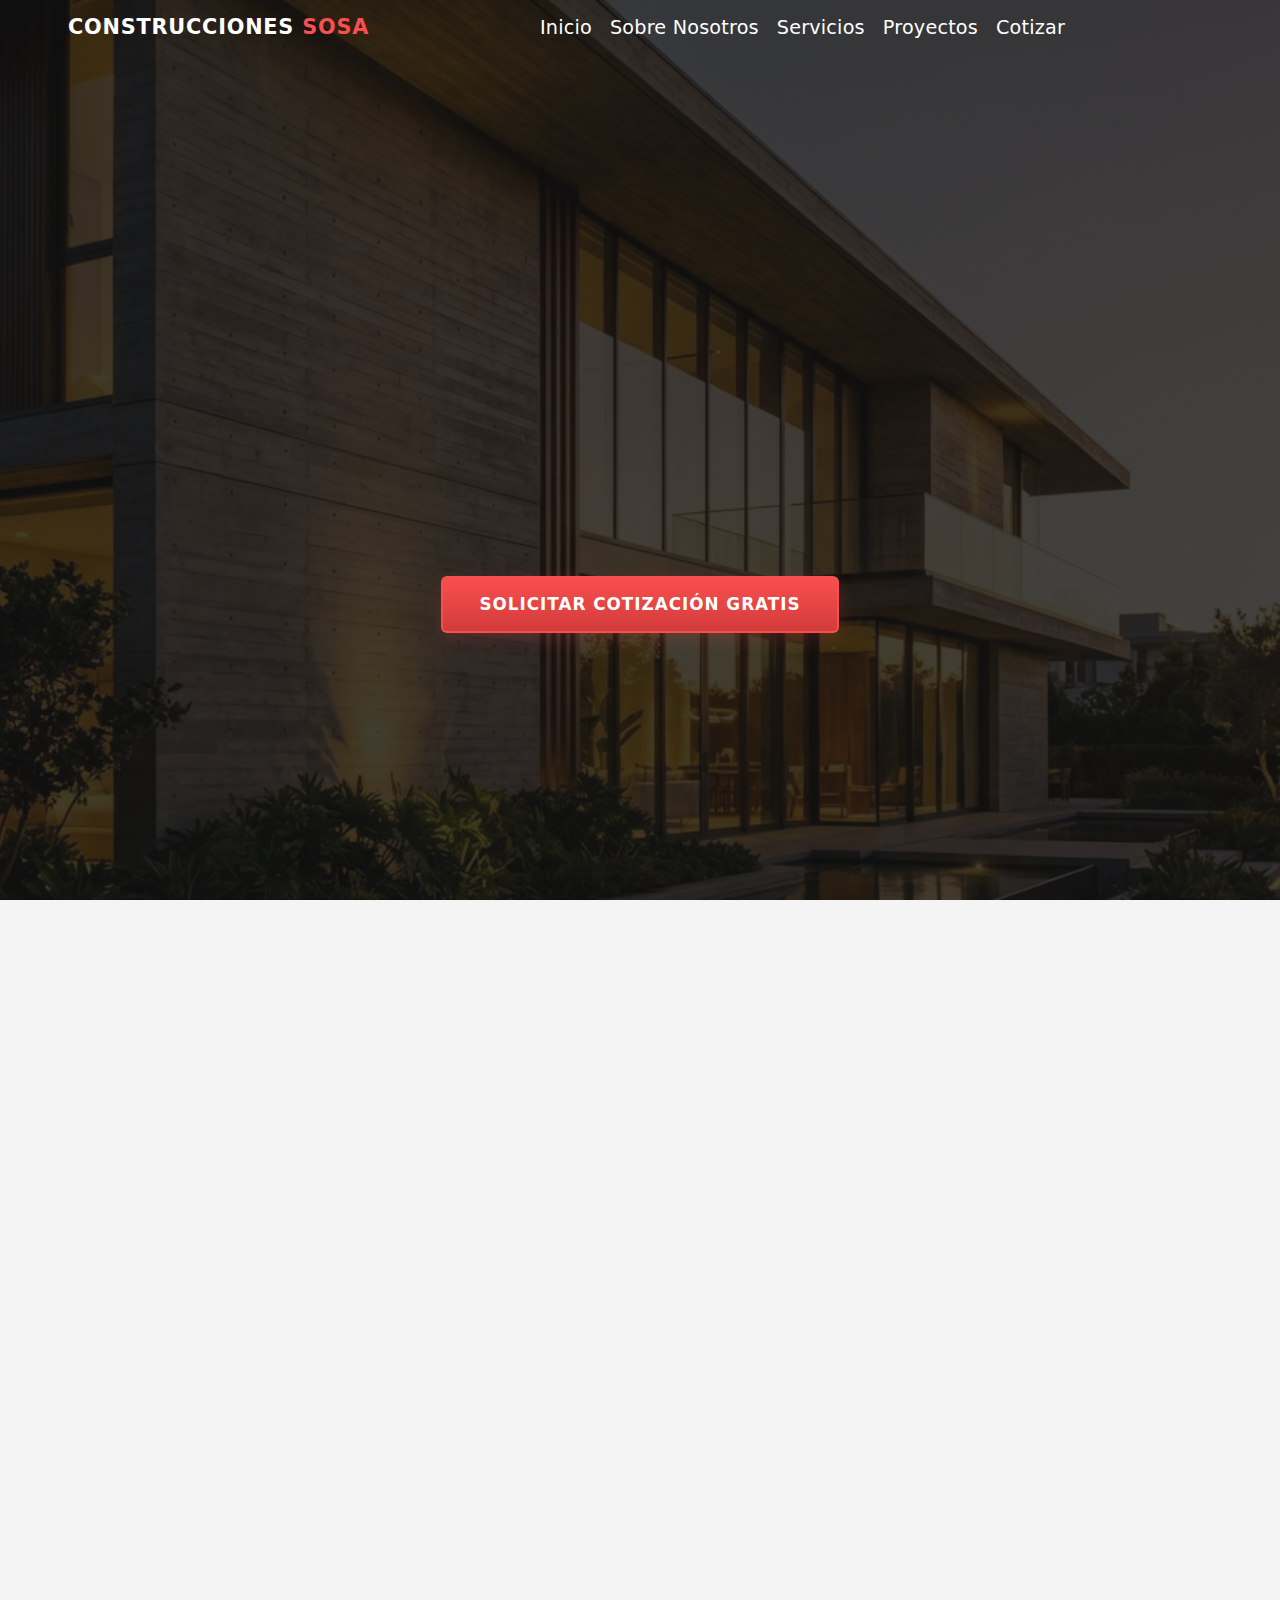
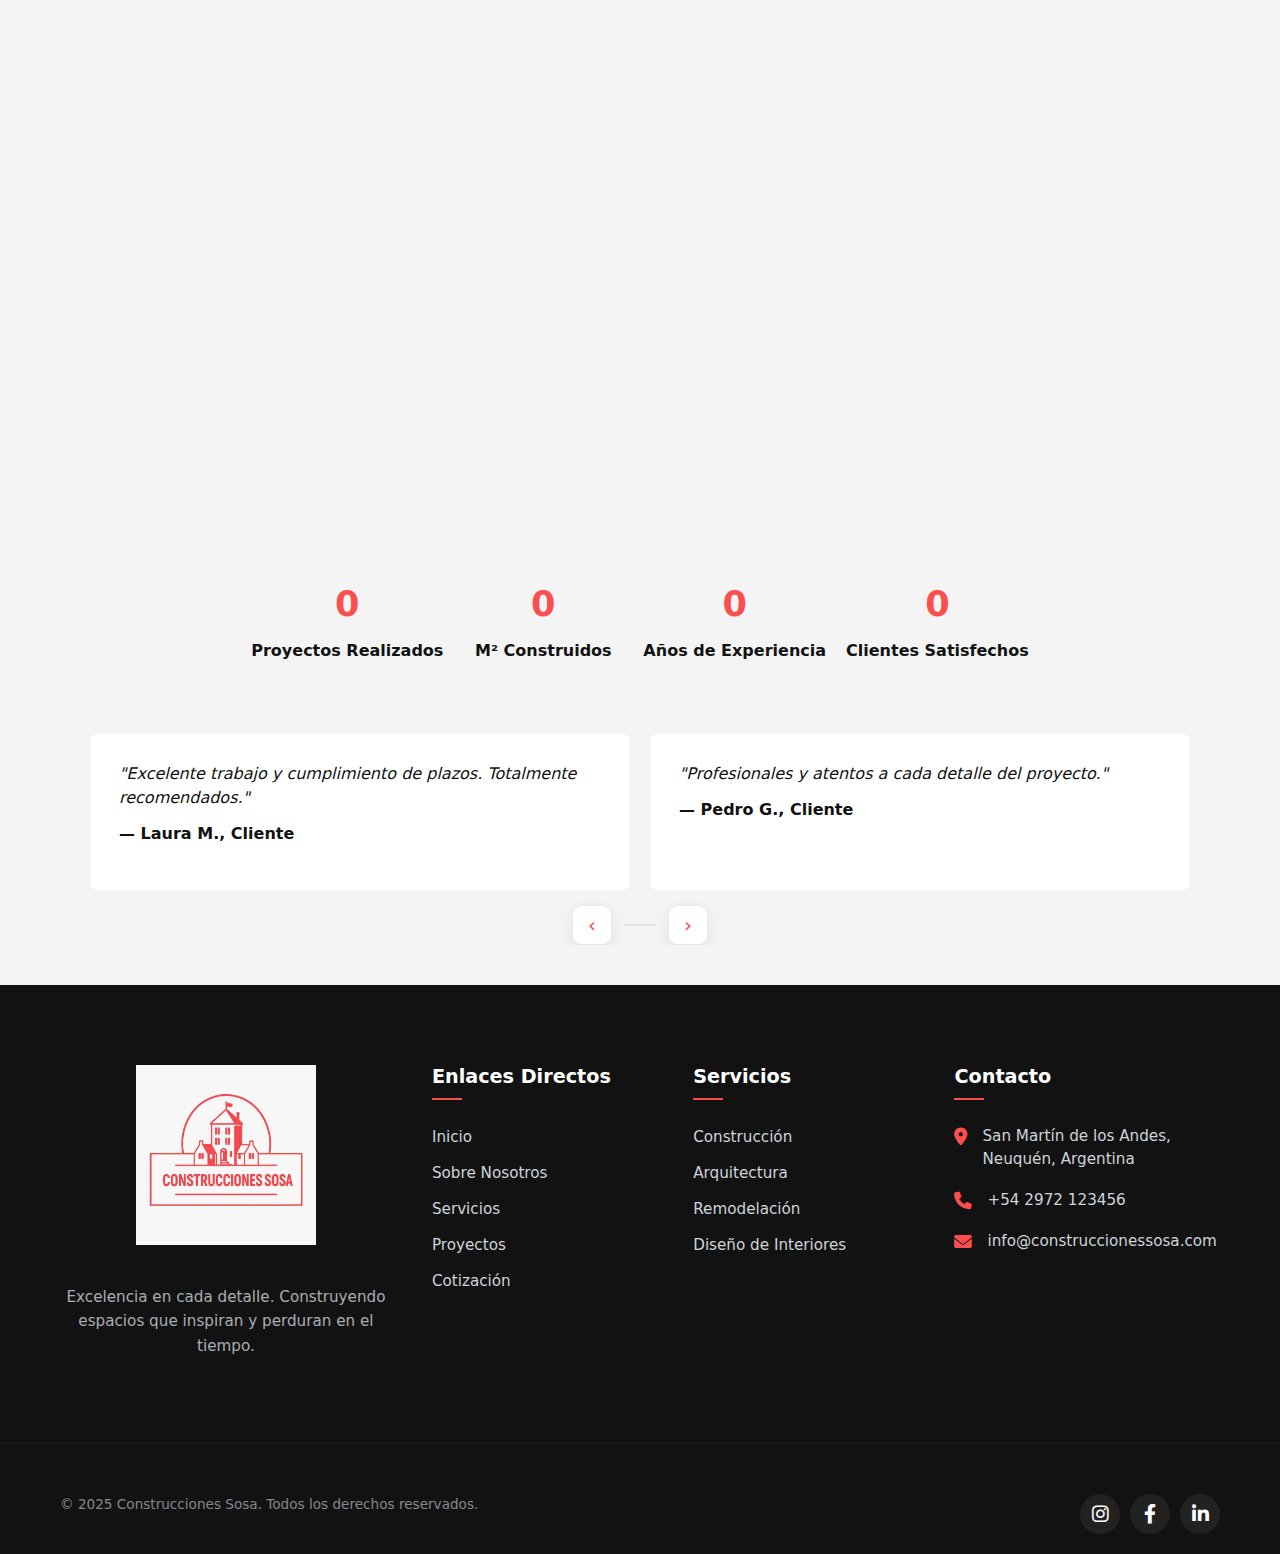
<file: index.html>
<!DOCTYPE html>
<html lang="es">
<head>
    <meta charset="UTF-8">
    <meta name="viewport" content="width=device-width, initial-scale=1.0">
    <meta name="description"
        content="Construcciones Sosa - Excelencia en construcción, arquitectura y diseño de interiores.">
    <title>Construcciones Sosa | Premium Construction</title>
    <link rel="stylesheet" href="https://cdn.jsdelivr.net/npm/bootstrap@5.3.2/dist/css/bootstrap.min.css">
    <link rel="stylesheet" href="css/style.css">
    <link rel="stylesheet" href="https://cdnjs.cloudflare.com/ajax/libs/font-awesome/6.0.0/css/all.min.css">
</head>
<body>
        <!-- Header / Navbar -->
        <header class="site-header">
            <nav class="navbar navbar-expand-lg navbar-dark">
                <div class="container">
                    <a class="navbar-brand" href="#home">
                        <span class="brand-text">CONSTRUCCIONES <span class="brand-sosa">SOSA</span></span>
                    </a>
                    <button class="navbar-toggler" type="button" data-bs-toggle="collapse" data-bs-target="#mainNav" aria-controls="mainNav" aria-expanded="false" aria-label="Abrir navegación">
                        <span class="navbar-toggler-icon"></span>
                    </button>

                    <div class="collapse navbar-collapse" id="mainNav">
                        <ul class="navbar-nav ms-auto mb-2 mb-lg-0 align-items-lg-center">
                            <li class="nav-item"><a class="nav-link" href="#home">Inicio</a></li>
                            <li class="nav-item"><a class="nav-link" href="pages/about.html">Sobre Nosotros</a></li>
                            <li class="nav-item"><a class="nav-link" href="#services">Servicios</a></li>
                            <li class="nav-item"><a class="nav-link" href="pages/all-projects.html">Proyectos</a></li>
                            <li class="nav-item"><a class="nav-link" href="pages/contact.html">Cotizar</a></li>
                        </ul>
                    </div>
                </div>
            </nav>
        </header>
    <main class="page-content">
        <!-- Hero Section -->
        <section id="home" class="hero">
            <div class="container">
                <div class="row justify-content-center">
                    <div class="col-md-8 text-center">
                        <h1>Construyendo Su Futuro</h1>
                        <p>Excelencia arquitectónica y precisión constructiva para espacios que inspiran.</p>
                        <a href="pages/contact.html" class="btn btn-lg btn-quote">Solicitar Cotización Gratis</a>
                    </div>
                </div>
            </div>
        </section>

        <!-- Counters / Stats (moved below projects) -->
        <!-- Services Section -->
        <section id="services" class="section">
            <h2 class="section-title reveal">Nuestros Servicios</h2>
            <div class="container">
                <div class="services-grid">
                    <div class="service-card reveal">
                        <h3>Construcción</h3>
                        <p>Ejecución de obras residenciales y comerciales con los más altos estándares de calidad y seguridad.</p>
                    </div>
                    <div class="service-card reveal">
                        <h3>Arquitectura</h3>
                        <p>Diseño arquitectónico innovador que fusiona funcionalidad y estética moderna.</p>
                    </div>
                    <div class="service-card reveal">
                        <h3>Remodelación</h3>
                        <p>Transformación de interiores para crear ambientes lujosos, confortables y únicos.</p>
                    </div>
                </div>
            </div>
        </section>
        <!-- Projects Section -->
        <section id="projects" class="section projects">
            <h2 class="section-title reveal">Proyectos Destacados</h2>
            <div class="projects-carousel-container reveal">
                <div class="container">
                    <div class="projects-carousel-inner position-relative">
                        <button class="carousel-btn prev" type="button" aria-label="Anterior proyecto"><i class="fas fa-chevron-left"></i></button>
                        <div class="carousel-track-container">
                            <div class="carousel-track">
                                <a class="carousel-slide project-card" href="pages/project-aurum.html" aria-label="Abrir Casa Aurum">
                                    <img src="assets/images/project1.png" alt="Residencia Moderna">
                                    <div class="project-overlay">
                                        <h3>Casa Aurum</h3>
                                        <p>Residencia de Lujo</p>
                                    </div>
                                </a>
                                <a class="carousel-slide project-card" href="pages/project-zenith.html" aria-label="Abrir Torre Zenith">
                                    <img src="assets/images/project2.png" alt="Edificio Corporativo">
                                    <div class="project-overlay">
                                        <h3>Torre Zenith</h3>
                                        <p>Complejo de Oficinas</p>
                                    </div>
                                </a>
                                <a class="carousel-slide project-card" href="pages/project-loft.html" aria-label="Abrir Loft Central">
                                    <img src="assets/images/project3.png" alt="Interiorismo">
                                    <div class="project-overlay">
                                        <h3>Loft Central</h3>
                                        <p>Renovación Interior</p>
                                    </div>
                                </a>
                                <a class="carousel-slide project-card" href="pages/project-aurum.html" aria-label="Abrir Casa Aurum II">
                                    <img src="assets/images/project1.png" alt="Casa Aurum 2">
                                    <div class="project-overlay">
                                        <h3>Casa Aurum II</h3>
                                        <p>Segunda Etapa</p>
                                    </div>
                                </a>
                            </div>
                        </div>
                        <button class="carousel-btn next" type="button" aria-label="Siguiente proyecto"><i class="fas fa-chevron-right"></i></button>
                    </div>
                </div>
            </div>
            <!-- Accessible dots + live region for carousel -->
                        <div class="projects-dots" aria-label="Indicadores de proyectos" role="tablist"></div>
            <div class="carousel-status visually-hidden" aria-live="polite" aria-atomic="true"></div>

            <div class="center-btn-container reveal">
                <a href="pages/all-projects.html" class="btn btn-lg btn-quote">Ver Todos los Proyectos</a>
            </div>
        </section>

        <section id="counters" class="counters section" aria-label="Estadísticas de la empresa">
            <div class="container">
                <div class="counter" aria-hidden="false">
                    <div class="number" data-target="128">0</div>
                    <div class="label">Proyectos Realizados</div>
                </div>
                <div class="counter">
                    <div class="number" data-target="12500">0</div>
                    <div class="label">M² Construidos</div>
                </div>
                <div class="counter">
                    <div class="number" data-target="18">0</div>
                    <div class="label">Años de Experiencia</div>
                </div>
                <div class="counter">
                    <div class="number" data-target="320">0</div>
                    <div class="label">Clientes Satisfechos</div>
                </div>
            </div>
        </section>

        <!-- Testimonials -->
        <section class="testimonials section" aria-label="Comentarios de clientes">
            <div class="container">
                <div class="testimonial-carousel">
                <div class="testimonial-track">
                    <div class="testimonial-slide" tabindex="0">
                        <p class="testimonial-quote">"Excelente trabajo y cumplimiento de plazos. Totalmente recomendados."</p>
                        <p class="testimonial-author">— Laura M., Cliente</p>
                    </div>
                    <div class="testimonial-slide" tabindex="0">
                        <p class="testimonial-quote">"Profesionales y atentos a cada detalle del proyecto."</p>
                        <p class="testimonial-author">— Pedro G., Cliente</p>
                    </div>
                    <div class="testimonial-slide" tabindex="0">
                        <p class="testimonial-quote">"La comunicación fue impecable y el resultado superó expectativas."</p>
                        <p class="testimonial-author">— Ana R., Cliente</p>
                    </div>
                </div>
                <div class="testimonial-controls">
                    <button class="testimonial-prev" type="button" aria-label="Anterior testimonio">‹</button>
                    <span class="testimonial-sep" aria-hidden="true"></span>
                    <button class="testimonial-next" type="button" aria-label="Siguiente testimonio">›</button>
                </div>
                <div class="testimonial-dots" aria-hidden="true"></div>
            </div>
        </section>
    </main>

    <footer class="site-footer">
        <div class="container">
            <!-- Brand Column -->
            <div class="footer-column footer-brand">
                <a class="footer-logo-link" href="#home" style="margin-bottom: 20px; display: block;">
                    <img src="assets/images/Logo.jpeg" alt="Construcciones Sosa Logo" class="footer-logo">
                </a>
                <p class="footer-slogan">Excelencia en cada detalle. Construyendo espacios que inspiran y perduran en el tiempo.</p>
            </div>

            <!-- Links Column -->
            <div class="footer-column">
                <h3>Enlaces Directos</h3>
                <ul class="footer-links-list">
                    <li><a href="#home">Inicio</a></li>
                    <li><a href="pages/about.html">Sobre Nosotros</a></li>
                    <li><a href="#services">Servicios</a></li>
                    <li><a href="#projects">Proyectos</a></li>
                    <li><a href="pages/contact.html">Cotización</a></li>
                </ul>
            </div>

            <!-- Services Column -->
            <div class="footer-column">
                <h3>Servicios</h3>
                <ul class="footer-links-list">
                    <li><a href="#services">Construcción</a></li>
                    <li><a href="#services">Arquitectura</a></li>
                    <li><a href="#services">Remodelación</a></li>
                    <li><a href="#services">Diseño de Interiores</a></li>
                </ul>
            </div>

            <!-- Contact Column -->
            <div class="footer-column">
                <h3>Contacto</h3>
                <ul class="footer-contact-info">
                    <li>
                        <i class="fas fa-map-marker-alt"></i>
                        <span>San Martín de los Andes, <br>Neuquén, Argentina</span>
                    </li>
                    <li>
                        <i class="fas fa-phone"></i>
                        <span>+54 2972 123456</span>
                    </li>
                    <li>
                        <i class="fas fa-envelope"></i>
                        <span>info@construccionessosa.com</span>
                    </li>
                </ul>
            </div>
        </div>
        <div class="footer-bottom">
            <div class="container">
                <p>&copy; 2025 Construcciones Sosa. Todos los derechos reservados.</p>
                <div class="social-links">
                    <a href="#" class="social-link" aria-label="Instagram"><i class="fab fa-instagram"></i></a>
                    <a href="#" class="social-link" aria-label="Facebook"><i class="fab fa-facebook-f"></i></a>
                    <a href="#" class="social-link" aria-label="LinkedIn"><i class="fab fa-linkedin-in"></i></a>
                </div>
            </div>
        </div>
    </footer>
    <script src="https://cdn.jsdelivr.net/npm/bootstrap@5.3.2/dist/js/bootstrap.bundle.min.js"></script>
    <script src="js/main.js"></script>
</body>
</html>
</file>
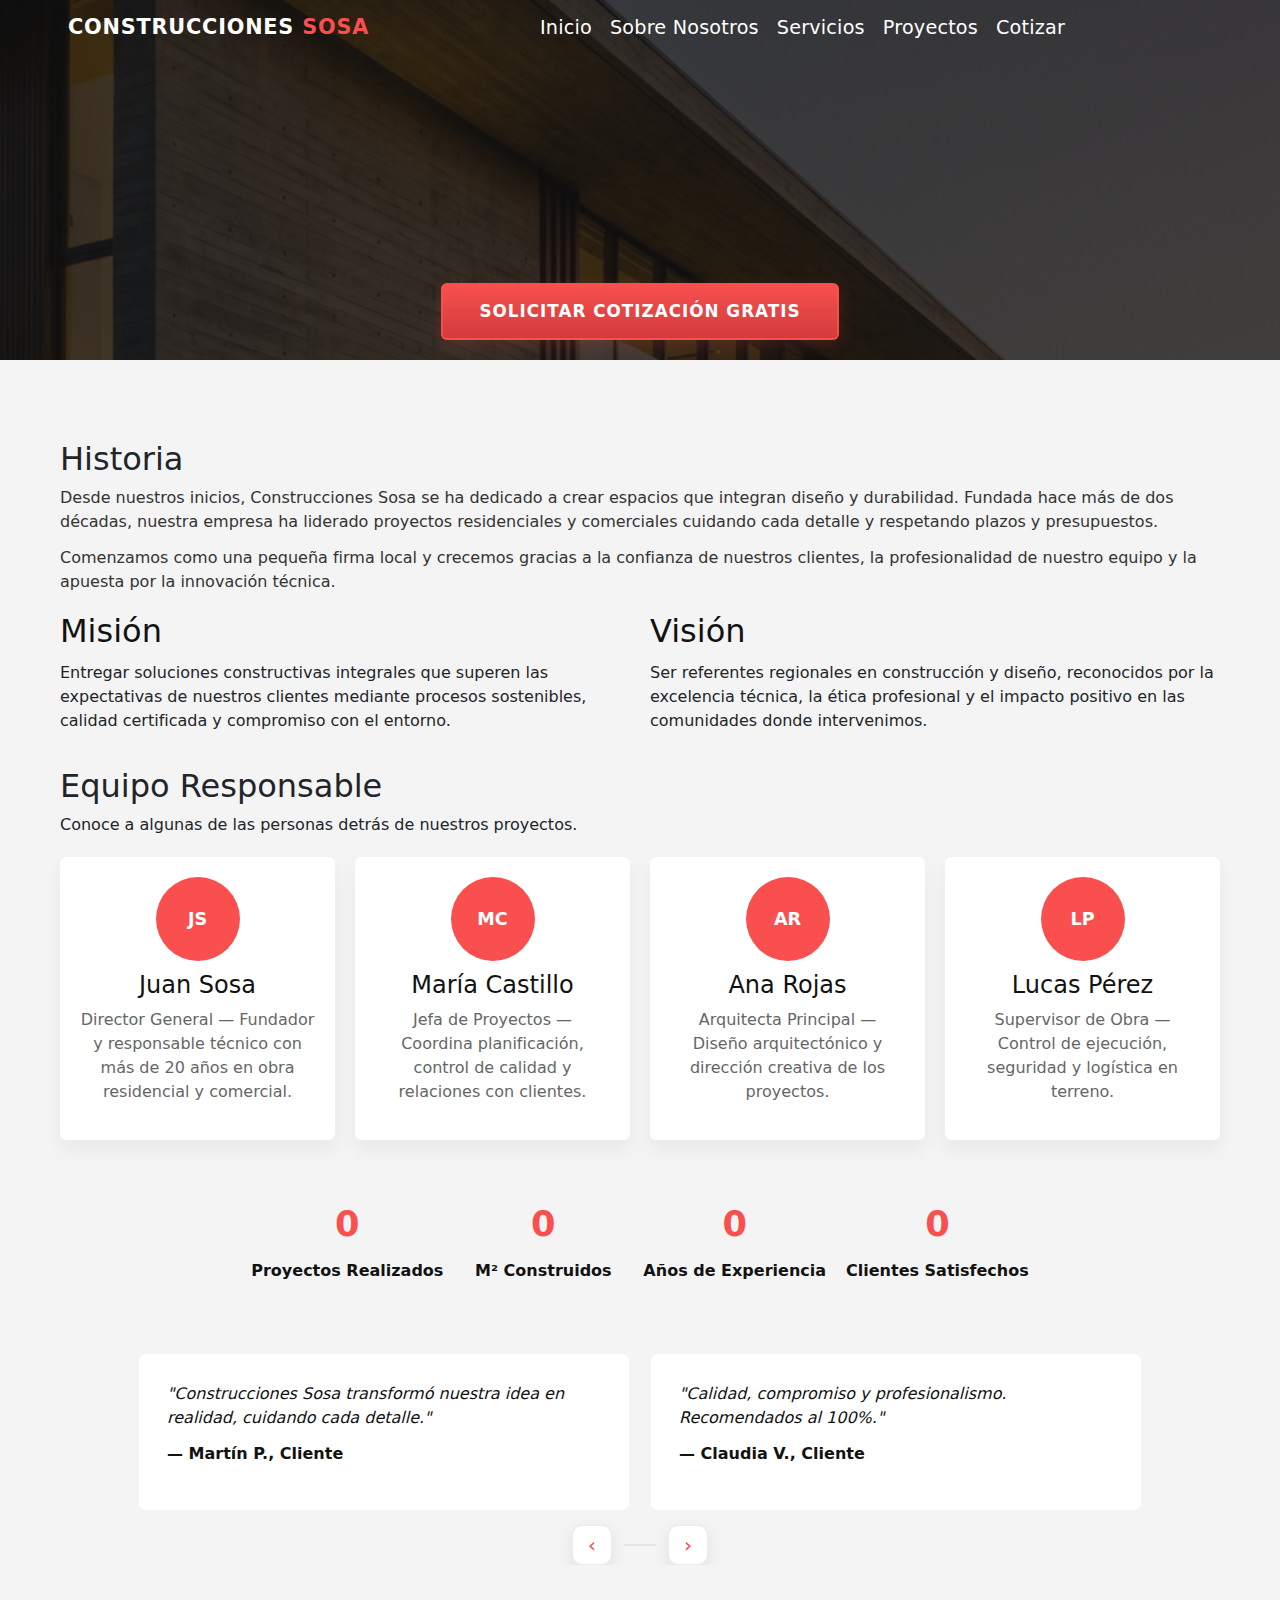
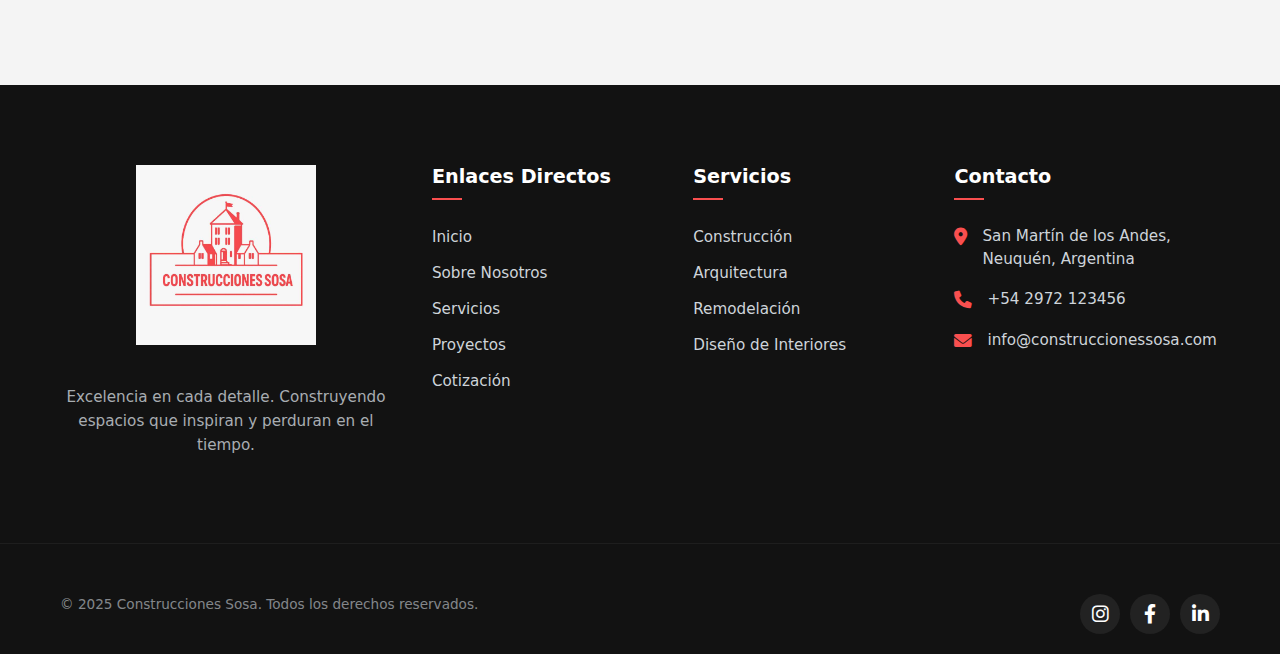
<file: pages/about.html>
<!DOCTYPE html>
<html lang="es">
<head>
    <meta charset="UTF-8">
    <meta name="viewport" content="width=device-width, initial-scale=1.0">
    <meta name="description" content="Sobre Nosotros - Historia, Misión y Equipo de Construcciones Sosa.">
    <title>Sobre Nosotros | Construcciones Sosa</title>
    <link rel="stylesheet" href="https://cdn.jsdelivr.net/npm/bootstrap@5.3.2/dist/css/bootstrap.min.css">
    <link rel="stylesheet" href="../css/style.css">
    <link rel="stylesheet" href="https://cdnjs.cloudflare.com/ajax/libs/font-awesome/6.0.0/css/all.min.css">
</head>
<body>
        <!-- Header / Navbar -->
        <header class="site-header">
            <nav class="navbar navbar-expand-lg navbar-dark">
                <div class="container">
                    <a class="navbar-brand" href="../index.html#home">
                        <span class="brand-text">CONSTRUCCIONES <span class="brand-sosa">SOSA</span></span>
                    </a>
                    <button class="navbar-toggler" type="button" data-bs-toggle="collapse" data-bs-target="#mainNav" aria-controls="mainNav" aria-expanded="false" aria-label="Abrir navegación">
                        <span class="navbar-toggler-icon"></span>
                    </button>

                    <div class="collapse navbar-collapse" id="mainNav">
                        <ul class="navbar-nav ms-auto mb-2 mb-lg-0 align-items-lg-center">
                            <li class="nav-item"><a class="nav-link" href="../index.html#home">Inicio</a></li>
                            <li class="nav-item"><a class="nav-link" href="about.html">Sobre Nosotros</a></li>
                            <li class="nav-item"><a class="nav-link" href="../index.html#services">Servicios</a></li>
                            <li class="nav-item"><a class="nav-link" href="all-projects.html">Proyectos</a></li>
                            <li class="nav-item"><a class="nav-link" href="contact.html">Cotizar</a></li>
                        </ul>
                    </div>
                </div>
            </nav>
        </header>

    <section class="hero" style="height:40vh; padding-top:60px;">
        <h1>Sobre Nosotros</h1>
        <p>Conoce la historia, misión y visión de Construcciones Sosa.</p>
        <a href="contact.html" class="btn btn-lg btn-quote mt-3">Solicitar Cotización Gratis</a>
    </section>

    <!-- Counters / Stats (moved below team, above testimonials) -->

    <main class="section content-section">
        <div class="container">
            <section class="about-history">
                <h2>Historia</h2>
                <p>Desde nuestros inicios, Construcciones Sosa se ha dedicado a crear espacios que integran diseño y durabilidad. Fundada hace más de dos décadas, nuestra empresa ha liderado proyectos residenciales y comerciales cuidando cada detalle y respetando plazos y presupuestos.</p>
                <p>Comenzamos como una pequeña firma local y crecemos gracias a la confianza de nuestros clientes, la profesionalidad de nuestro equipo y la apuesta por la innovación técnica.</p>
            </section>

            <section class="about-mv">
                <div>
                    <h2>Misión</h2>
                    <p>Entregar soluciones constructivas integrales que superen las expectativas de nuestros clientes mediante procesos sostenibles, calidad certificada y compromiso con el entorno.</p>
                </div>
                <div>
                    <h2>Visión</h2>
                    <p>Ser referentes regionales en construcción y diseño, reconocidos por la excelencia técnica, la ética profesional y el impacto positivo en las comunidades donde intervenimos.</p>
                </div>
            </section>

            <section class="about-team">
                <h2>Equipo Responsable</h2>
                <p>Conoce a algunas de las personas detrás de nuestros proyectos.</p>
                <div class="team-grid">
                    <div class="team-member">
                        <div class="team-avatar">JS</div>
                        <h4>Juan Sosa</h4>
                        <p>Director General — Fundador y responsable técnico con más de 20 años en obra residencial y comercial.</p>
                    </div>
                    <div class="team-member">
                        <div class="team-avatar">MC</div>
                        <h4>María Castillo</h4>
                        <p>Jefa de Proyectos — Coordina planificación, control de calidad y relaciones con clientes.</p>
                    </div>
                    <div class="team-member">
                        <div class="team-avatar">AR</div>
                        <h4>Ana Rojas</h4>
                        <p>Arquitecta Principal — Diseño arquitectónico y dirección creativa de los proyectos.</p>
                    </div>
                    <div class="team-member">
                        <div class="team-avatar">LP</div>
                        <h4>Lucas Pérez</h4>
                        <p>Supervisor de Obra — Control de ejecución, seguridad y logística en terreno.</p>
                    </div>
                </div>
            </section>

            <!-- Counters / Stats -->
            <section id="about-counters" class="about-counters-section counters" aria-label="Estadísticas de la empresa">
                <div class="container">
                    <div class="counter">
                        <div class="number" data-target="128">0</div>
                        <div class="label">Proyectos Realizados</div>
                    </div>
                    <div class="counter">
                        <div class="number" data-target="12500">0</div>
                        <div class="label">M² Construidos</div>
                    </div>
                    <div class="counter">
                        <div class="number" data-target="18">0</div>
                        <div class="label">Años de Experiencia</div>
                    </div>
                    <div class="counter">
                        <div class="number" data-target="320">0</div>
                        <div class="label">Clientes Satisfechos</div>
                    </div>
                </div>
            </section>

            <!-- Testimonials -->
            <section id="about-testimonials" class="about-testimonials-section testimonials" aria-label="Comentarios de clientes">
                <div class="container">
                    <div class="testimonial-carousel">
                        <div class="testimonial-track">
                            <div class="testimonial-slide">
                                <p class="testimonial-quote">"Construcciones Sosa transformó nuestra idea en realidad, cuidando cada detalle."</p>
                                <p class="testimonial-author">— Martín P., Cliente</p>
                            </div>
                            <div class="testimonial-slide">
                                <p class="testimonial-quote">"Calidad, compromiso y profesionalismo. Recomendados al 100%."</p>
                                <p class="testimonial-author">— Claudia V., Cliente</p>
                            </div>
                        </div>
                        <div class="testimonial-controls">
                            <button class="testimonial-prev" type="button" aria-label="Anterior testimonio">‹</button>
                            <span class="testimonial-sep" aria-hidden="true"></span>
                            <button class="testimonial-next" type="button" aria-label="Siguiente testimonio">›</button>
                        </div>
                        <div class="testimonial-dots" aria-hidden="false"></div>
                    </div>
                </div>
            </section>

        </div>
    </main>


    <footer class="site-footer">
        <div class="container">
            <!-- Brand Column -->
            <div class="footer-column footer-brand">
                <a class="footer-logo-link" href="../index.html#home" style="margin-bottom: 20px; display: block;">
                    <img src="../assets/images/Logo.jpeg" alt="Construcciones Sosa Logo" class="footer-logo">
                </a>
                <p class="footer-slogan">Excelencia en cada detalle. Construyendo espacios que inspiran y perduran en el tiempo.</p>
            </div>

            <!-- Links Column -->
            <div class="footer-column">
                <h3>Enlaces Directos</h3>
                <ul class="footer-links-list">
                    <li><a href="../index.html#home">Inicio</a></li>
                    <li><a href="about.html">Sobre Nosotros</a></li>
                    <li><a href="../index.html#services">Servicios</a></li>
                    <li><a href="../index.html#projects">Proyectos</a></li>
                    <li><a href="contact.html">Cotización</a></li>
                </ul>
            </div>

            <!-- Services Column -->
            <div class="footer-column">
                <h3>Servicios</h3>
                <ul class="footer-links-list">
                    <li><a href="../index.html#services">Construcción</a></li>
                    <li><a href="../index.html#services">Arquitectura</a></li>
                    <li><a href="../index.html#services">Remodelación</a></li>
                    <li><a href="../index.html#services">Diseño de Interiores</a></li>
                </ul>
            </div>

            <!-- Contact Column -->
            <div class="footer-column">
                <h3>Contacto</h3>
                <ul class="footer-contact-info">
                    <li>
                        <i class="fas fa-map-marker-alt"></i>
                        <span>San Martín de los Andes, <br>Neuquén, Argentina</span>
                    </li>
                    <li>
                        <i class="fas fa-phone"></i>
                        <span>+54 2972 123456</span>
                    </li>
                    <li>
                        <i class="fas fa-envelope"></i>
                        <span>info@construccionessosa.com</span>
                    </li>
                </ul>
            </div>
        </div>
        <div class="footer-bottom">
            <div class="container">
                <p>&copy; 2025 Construcciones Sosa. Todos los derechos reservados.</p>
                <div class="social-links">
                    <a href="#" class="social-link" aria-label="Instagram"><i class="fab fa-instagram"></i></a>
                    <a href="#" class="social-link" aria-label="Facebook"><i class="fab fa-facebook-f"></i></a>
                    <a href="#" class="social-link" aria-label="LinkedIn"><i class="fab fa-linkedin-in"></i></a>
                </div>
            </div>
        </div>
    </footer>

    <script src="https://cdn.jsdelivr.net/npm/bootstrap@5.3.2/dist/js/bootstrap.bundle.min.js"></script>
    <script src="../js/main.js"></script>
</body>
</html>
</file>
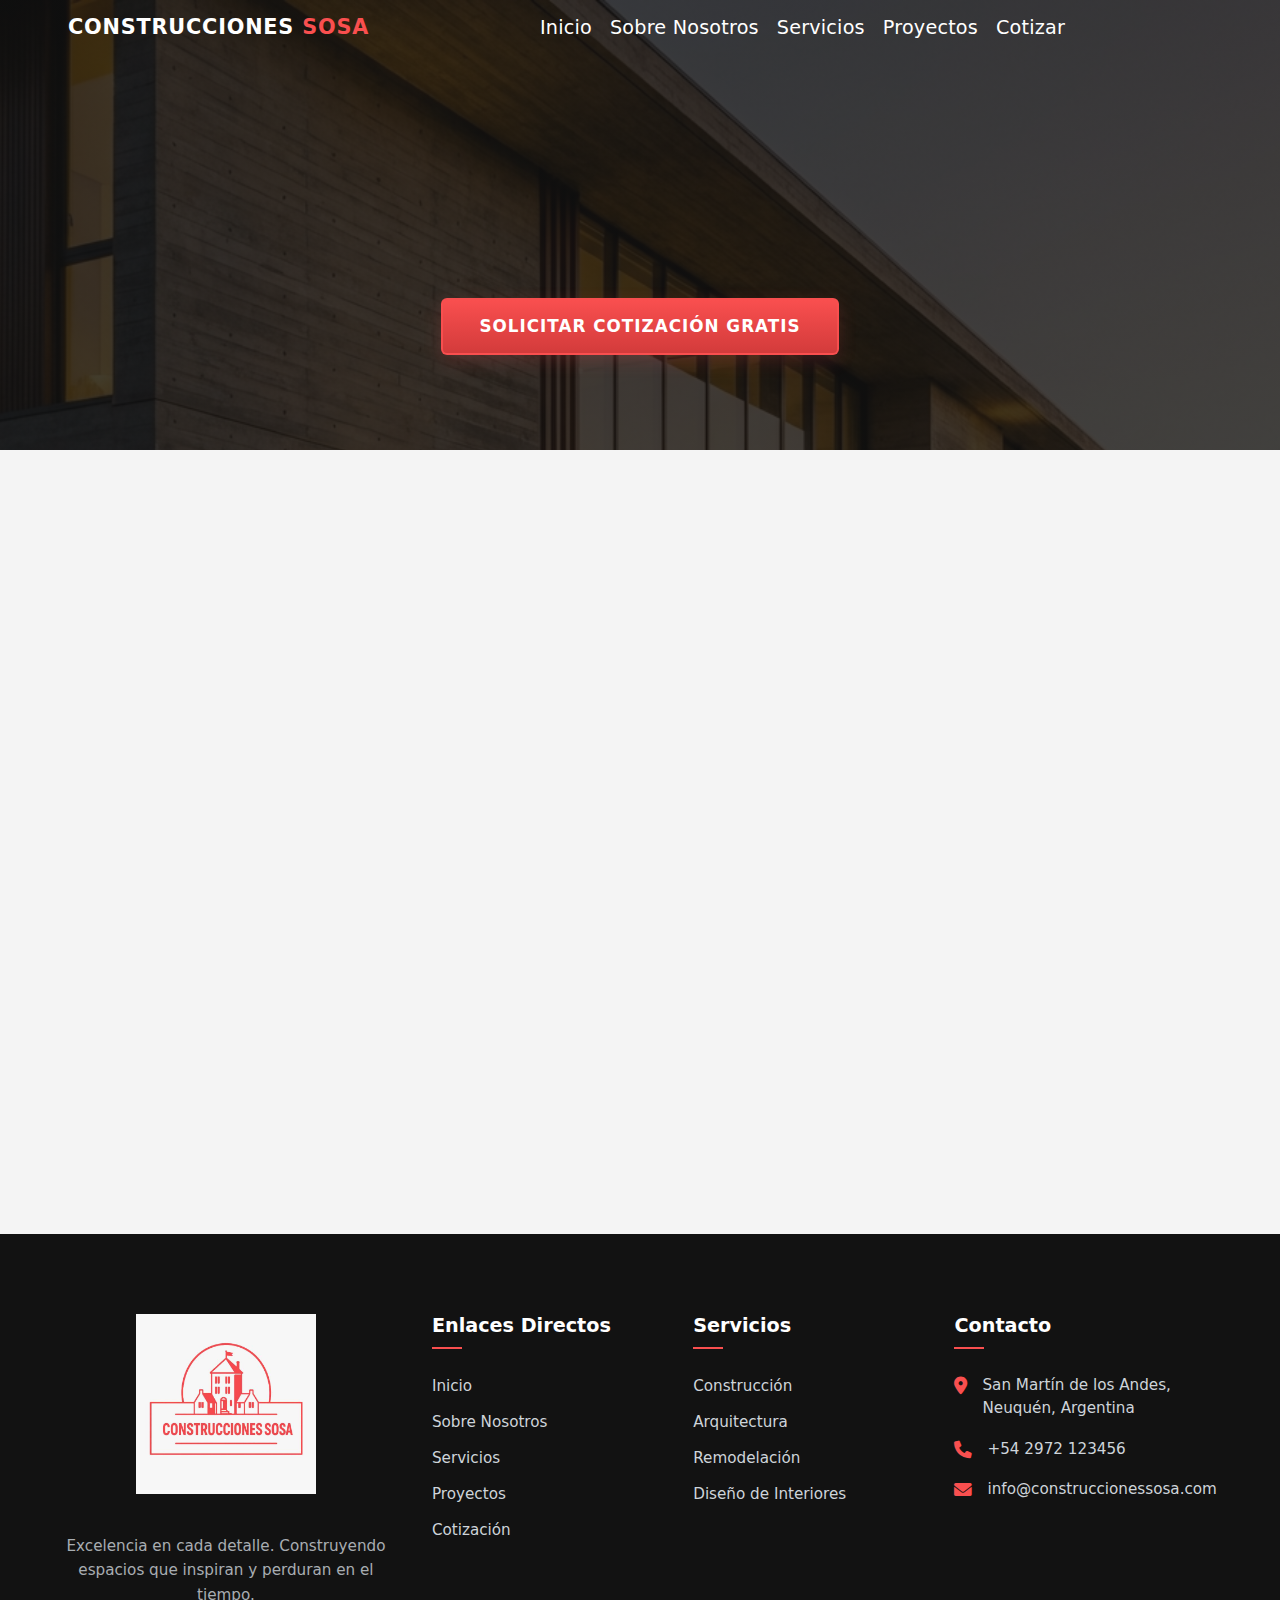
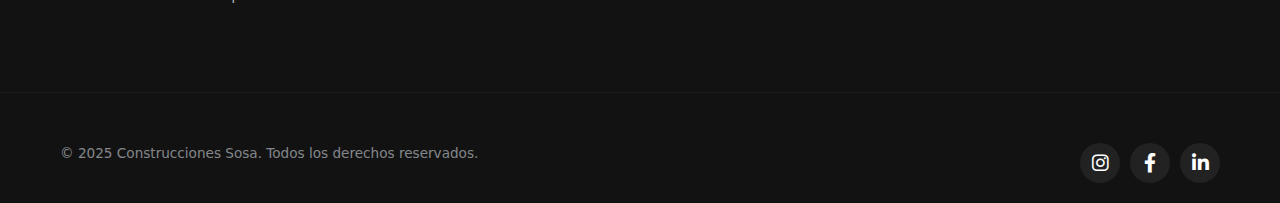
<file: pages/all-projects.html>
<!DOCTYPE html>
<html lang="es">
<head>
    <meta charset="UTF-8">
    <meta name="viewport" content="width=device-width, initial-scale=1.0">
    <meta name="description" content="Todos los proyectos de Construcciones Sosa.">
    <title>Nuestros Proyectos | Construcciones Sosa</title>
    <link rel="stylesheet" href="https://cdn.jsdelivr.net/npm/bootstrap@5.3.2/dist/css/bootstrap.min.css">
    <link rel="stylesheet" href="../css/style.css">
    <link rel="stylesheet" href="https://cdnjs.cloudflare.com/ajax/libs/font-awesome/6.0.0/css/all.min.css">
</head>
<body>
    <!-- Header / Navbar -->
        <header class="site-header">
            <nav class="navbar navbar-expand-lg navbar-dark">
                <div class="container">
                    <a class="navbar-brand" href="../index.html#home">
                        <span class="brand-text">CONSTRUCCIONES <span class="brand-sosa">SOSA</span></span>
                    </a>
                    <button class="navbar-toggler" type="button" data-bs-toggle="collapse" data-bs-target="#mainNav" aria-controls="mainNav" aria-expanded="false" aria-label="Abrir navegación">
                        <span class="navbar-toggler-icon"></span>
                    </button>

                    <div class="collapse navbar-collapse" id="mainNav">
                        <ul class="navbar-nav ms-auto mb-2 mb-lg-0 align-items-lg-center">
                            <li class="nav-item"><a class="nav-link" href="../index.html#home">Inicio</a></li>
                            <li class="nav-item"><a class="nav-link" href="about.html">Sobre Nosotros</a></li>
                            <li class="nav-item"><a class="nav-link" href="../index.html#services">Servicios</a></li>
                            <li class="nav-item"><a class="nav-link" href="all-projects.html">Proyectos</a></li>
                            <li class="nav-item"><a class="nav-link" href="contact.html">Cotizar</a></li>
                        </ul>
                    </div>
                </div>
            </nav>
        </header>
    <!-- Page Hero -->
    <main class="page-content">
        <section class="hero" style="height: 50vh;">
            <h1>Nuestros Proyectos</h1>
            <p>Explore nuestro portafolio completo de obras y diseños.</p>
            <a href="contact.html" class="btn btn-lg btn-quote mt-3">Solicitar Cotización Gratis</a>
        </section>
        <!-- Projects Grid -->
        <section class="section content-section">
            <div class="container">
                <div class="row g-4">
                    <div class="col-md-4">
                        <div class="project-card reveal" onclick="window.location.href='project-aurum.html'">
                            <img src="../assets/images/project1.png" alt="Residencia Moderna">
                            <div class="project-overlay">
                                <h3>Casa Aurum</h3>
                                <p>Residencia de Lujo</p>
                            </div>
                        </div>
                    </div>
                    <div class="col-md-4">
                        <div class="project-card reveal" onclick="window.location.href='project-zenith.html'">
                            <img src="../assets/images/project2.png" alt="Edificio Corporativo">
                            <div class="project-overlay">
                                <h3>Torre Zenith</h3>
                                <p>Complejo de Oficinas</p>
                            </div>
                        </div>
                    </div>
                    <div class="col-md-4">
                        <div class="project-card reveal" onclick="window.location.href='project-loft.html'">
                            <img src="../assets/images/project3.png" alt="Interiorismo">
                            <div class="project-overlay">
                                <h3>Loft Central</h3>
                                <p>Renovación Interior</p>
                            </div>
                        </div>
                    </div>
                    <div class="col-md-4">
                        <div class="project-card reveal" onclick="window.location.href='project-aurum.html'">
                            <img src="../assets/images/project1.png" alt="Casa Aurum 2">
                            <div class="project-overlay">
                                <h3>Casa Aurum II</h3>
                                <p>Segunda Etapa</p>
                            </div>
                        </div>
                    </div>
                    <div class="col-md-4">
                        <div class="project-card reveal" onclick="window.location.href='project-zenith.html'">
                            <img src="../assets/images/project2.png" alt="Edificio Corporativo">
                            <div class="project-overlay">
                                <h3>Torre Zenith Norte</h3>
                                <p>Expansión</p>
                            </div>
                        </div>
                    </div>
                </div>
            </div>
        </section>
    </main>
    <!-- Mega Footer (Contact & Info) -->

    <footer class="site-footer">
        <div class="container">
            <!-- Brand Column -->
            <div class="footer-column footer-brand">
                <a class="footer-logo-link" href="../index.html#home" style="margin-bottom: 20px; display: block;">
                    <img src="../assets/images/Logo.jpeg" alt="Construcciones Sosa Logo" class="footer-logo">
                </a>
                <p class="footer-slogan">Excelencia en cada detalle. Construyendo espacios que inspiran y perduran en el tiempo.</p>
            </div>

            <!-- Links Column -->
            <div class="footer-column">
                <h3>Enlaces Directos</h3>
                <ul class="footer-links-list">
                    <li><a href="../index.html#home">Inicio</a></li>
                    <li><a href="about.html">Sobre Nosotros</a></li>
                    <li><a href="../index.html#services">Servicios</a></li>
                    <li><a href="../index.html#projects">Proyectos</a></li>
                    <li><a href="contact.html">Cotización</a></li>
                </ul>
            </div>

            <!-- Services Column -->
            <div class="footer-column">
                <h3>Servicios</h3>
                <ul class="footer-links-list">
                    <li><a href="../index.html#services">Construcción</a></li>
                    <li><a href="../index.html#services">Arquitectura</a></li>
                    <li><a href="../index.html#services">Remodelación</a></li>
                    <li><a href="../index.html#services">Diseño de Interiores</a></li>
                </ul>
            </div>

            <!-- Contact Column -->
            <div class="footer-column">
                <h3>Contacto</h3>
                <ul class="footer-contact-info">
                    <li>
                        <i class="fas fa-map-marker-alt"></i>
                        <span>San Martín de los Andes, <br>Neuquén, Argentina</span>
                    </li>
                    <li>
                        <i class="fas fa-phone"></i>
                        <span>+54 2972 123456</span>
                    </li>
                    <li>
                        <i class="fas fa-envelope"></i>
                        <span>info@construccionessosa.com</span>
                    </li>
                </ul>
            </div>
        </div>
        <div class="footer-bottom">
            <div class="container">
                <p>&copy; 2025 Construcciones Sosa. Todos los derechos reservados.</p>
                <div class="social-links">
                    <a href="#" class="social-link" aria-label="Instagram"><i class="fab fa-instagram"></i></a>
                    <a href="#" class="social-link" aria-label="Facebook"><i class="fab fa-facebook-f"></i></a>
                    <a href="#" class="social-link" aria-label="LinkedIn"><i class="fab fa-linkedin-in"></i></a>
                </div>
            </div>
        </div>
    </footer>
    <script src="https://cdn.jsdelivr.net/npm/bootstrap@5.3.2/dist/js/bootstrap.bundle.min.js"></script>
    <script src="../js/main.js"></script>
</body>
</html>
</file>
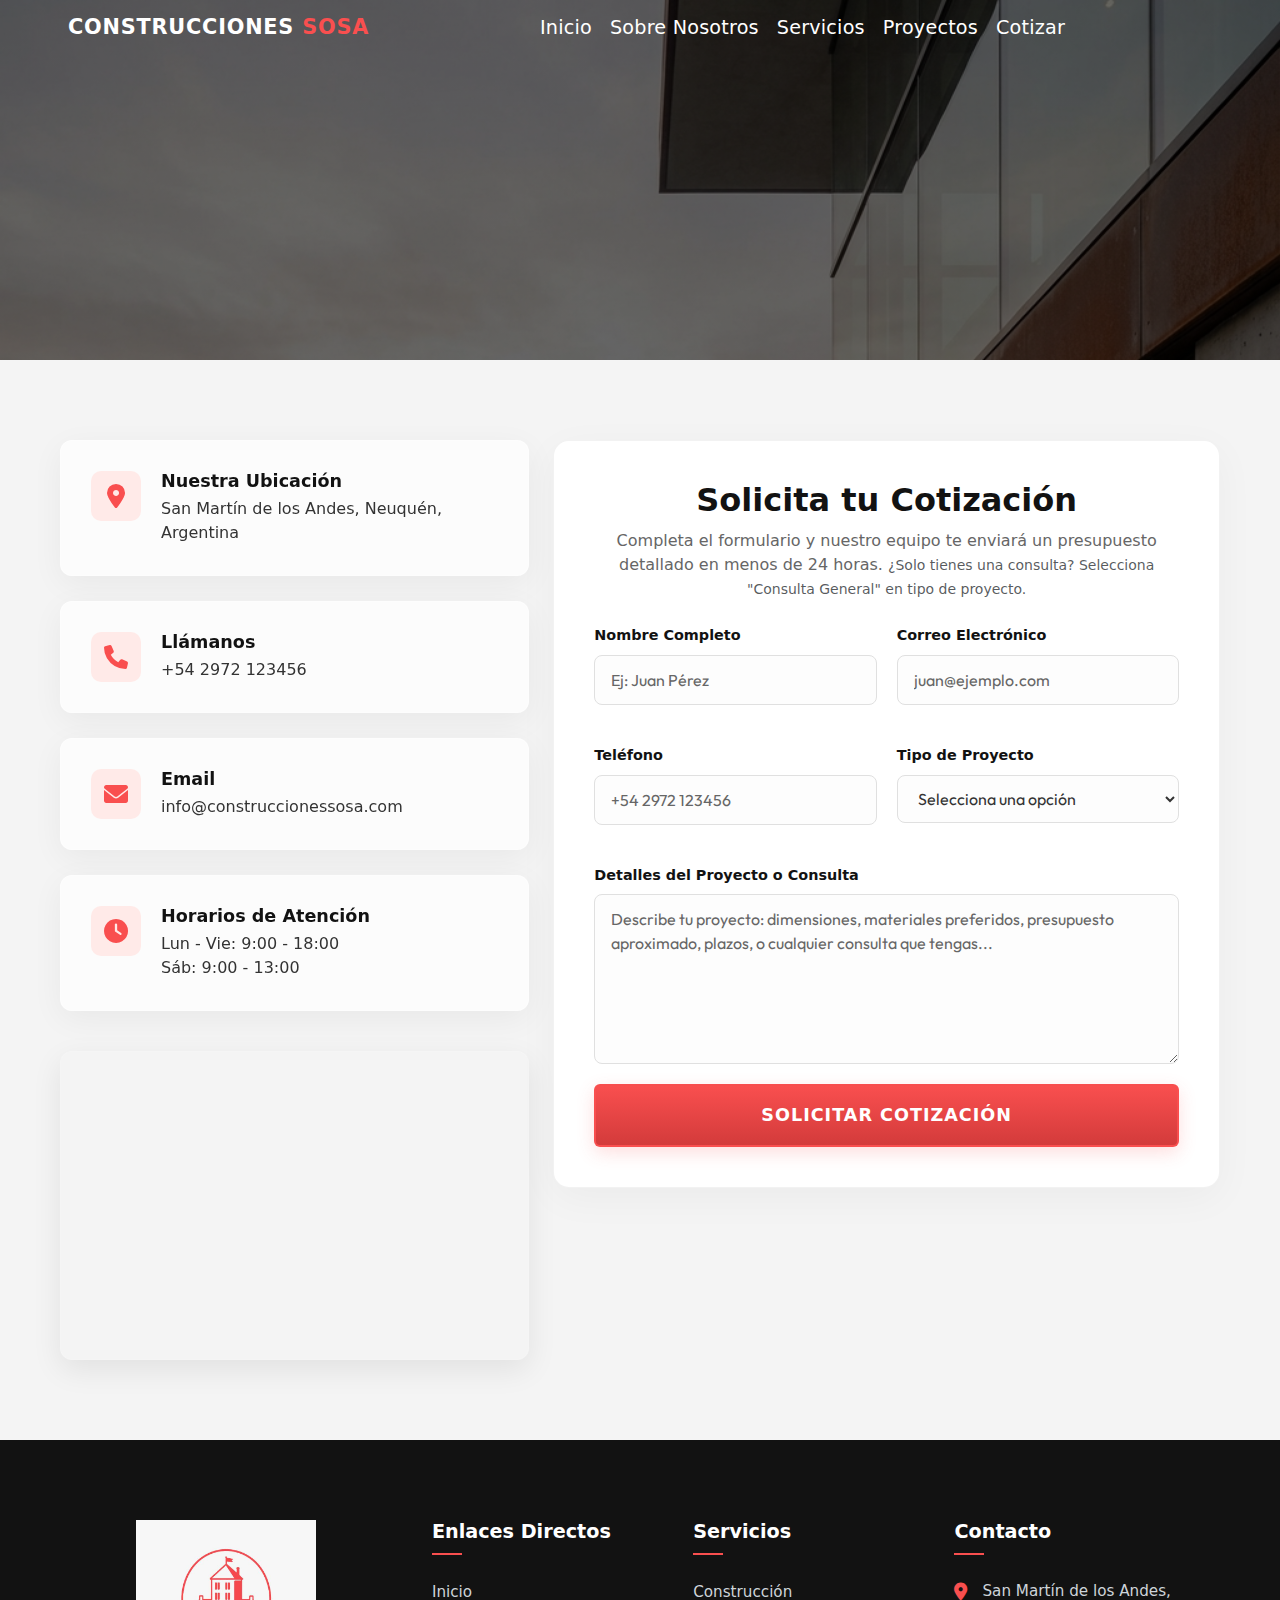
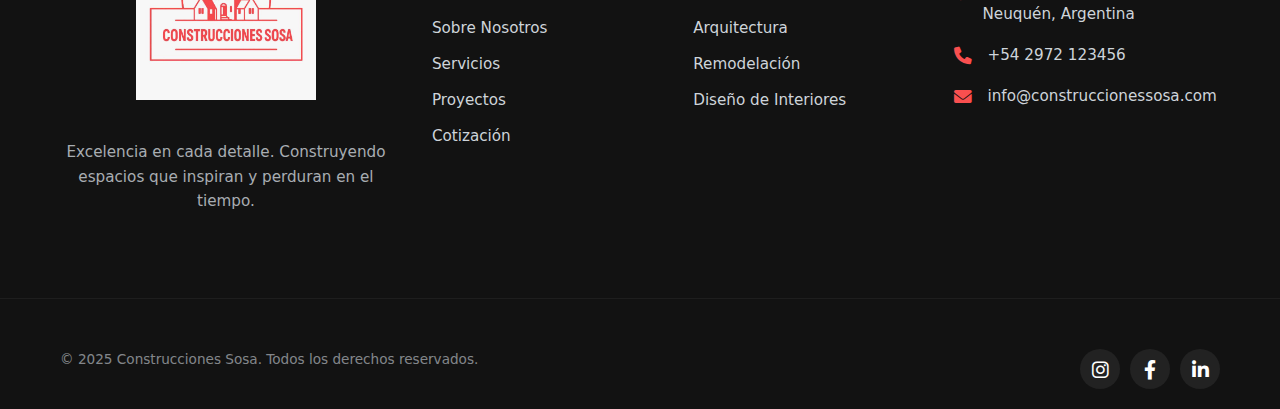
<file: pages/contact.html>
<!DOCTYPE html>
<html lang="es">
<head>
    <meta charset="UTF-8">
    <meta name="viewport" content="width=device-width, initial-scale=1.0">
    <meta name="description" content="Contacto - Información de contacto y ubicación de Construcciones Sosa.">
    <title>Contacto | Construcciones Sosa</title>
    <link rel="stylesheet" href="https://cdn.jsdelivr.net/npm/bootstrap@5.3.2/dist/css/bootstrap.min.css">
    <link rel="stylesheet" href="../css/style.css">
    <link rel="stylesheet" href="https://cdnjs.cloudflare.com/ajax/libs/font-awesome/6.0.0/css/all.min.css">
</head>
<body>
        <!-- Header / Navbar -->
        <header class="site-header">
            <nav class="navbar navbar-expand-lg navbar-dark">
                <div class="container">
                    <a class="navbar-brand" href="../index.html#home">
                        <span class="brand-text">CONSTRUCCIONES <span class="brand-sosa">SOSA</span></span>
                    </a>
                    <button class="navbar-toggler" type="button" data-bs-toggle="collapse" data-bs-target="#mainNav" aria-controls="mainNav" aria-expanded="false" aria-label="Abrir navegación">
                        <span class="navbar-toggler-icon"></span>
                    </button>

                    <div class="collapse navbar-collapse" id="mainNav">
                        <ul class="navbar-nav ms-auto mb-2 mb-lg-0 align-items-lg-center">
                            <li class="nav-item"><a class="nav-link" href="../index.html#home">Inicio</a></li>
                            <li class="nav-item"><a class="nav-link" href="about.html">Sobre Nosotros</a></li>
                            <li class="nav-item"><a class="nav-link" href="../index.html#services">Servicios</a></li>
                            <li class="nav-item"><a class="nav-link" href="all-projects.html">Proyectos</a></li>
                            <li class="nav-item"><a class="nav-link" href="contact.html">Cotizar</a></li>
                        </ul>
                    </div>
                </div>
            </nav>
        </header>


    <section class="hero" style="background-image: linear-gradient(rgba(0,0,0,0.6), rgba(0,0,0,0.6)), url('../assets/images/contact-hero.png'); height:40vh; padding-top:60px;">
        <div class="container text-center">
            <h1 class="display-3 fw-bold">Solicita tu Cotización</h1>
            <p class="lead mx-auto" style="max-width: 800px;">Cuéntanos sobre tu proyecto y recibe un presupuesto detallado y personalizado sin compromiso.</p>
        </div>
    </section>

    <main class="page-content">
        <!-- Contact Info and Map Section -->
        <section class="section content-section">
            <div class="container">
                <div class="row">
                    <div class="col-lg-5">
                        <div class="contact-cards">
                            <div class="glass-card">
                                <i class="fas fa-map-marker-alt"></i>
                                <div>
                                    <h4>Nuestra Ubicación</h4>
                                    <p>San Martín de los Andes, Neuquén, Argentina</p>
                                </div>
                            </div>
                            <div class="glass-card">
                                <i class="fas fa-phone"></i>
                                <div>
                                    <h4>Llámanos</h4>
                                    <p>+54 2972 123456</p>
                                </div>
                            </div>
                            <div class="glass-card">
                                <i class="fas fa-envelope"></i>
                                <div>
                                    <h4>Email</h4>
                                    <p>info@construccionessosa.com</p>
                                </div>
                            </div>
                            <div class="glass-card">
                                <i class="fas fa-clock"></i>
                                <div>
                                    <h4>Horarios de Atención</h4>
                                    <p>Lun - Vie: 9:00 - 18:00<br>Sáb: 9:00 - 13:00</p>
                                </div>
                            </div>
                        </div>

                        <div class="map-wrapper">
                            <iframe src="https://www.google.com/maps/embed?pb=!1m18!1m12!1m3!1d48802.253980162044!2d-71.34082038409456!3d-40.13914565000997!2m3!1f0!2f0!3f0!3m2!1i1024!2i768!4f13.1!3m3!1m2!1s0x96110e743605d0c7%3A0x71c43ffb1c66bc3a!2sSan%20Mart%C3%ADn%20de%20los%20Andes%2C%20Neuqu%C3%A9n%2C%20Argentina!5e0!3m2!1ses!2scl!4v1766757194935!5m2!1ses!2scl" width="100%" height="300" style="border:0;" allowfullscreen="" loading="lazy" referrerpolicy="no-referrer-when-downgrade"></iframe>
                        </div>
                    </div>
                    <div class="col-lg-7">
                        <div class="contact-form-container">
                            <h2 id="contact-form">Solicita tu Cotización</h2>
                            <p class="mb-4">Completa el formulario y nuestro equipo te enviará un presupuesto detallado en menos de 24 horas. <small class="text-muted">¿Solo tienes una consulta? Selecciona "Consulta General" en tipo de proyecto.</small></p>
                            <form id="contact-form-premium" class="premium-form">
                                <div class="form-row">
                                    <div class="form-group">
                                        <label for="c-name" class="form-label">Nombre Completo</label>
                                        <input id="c-name" name="name" type="text" class="form-control-custom" placeholder="Ej: Juan Pérez" required>
                                    </div>
                                    <div class="form-group">
                                        <label for="c-email" class="form-label">Correo Electrónico</label>
                                        <input id="c-email" name="email" type="email" class="form-control-custom" placeholder="juan@ejemplo.com" required>
                                    </div>
                                </div>
                                <div class="form-row">
                                    <div class="form-group">
                                        <label for="c-phone" class="form-label">Teléfono</label>
                                        <input id="c-phone" name="phone" type="tel" class="form-control-custom" placeholder="+54 2972 123456" required>
                                    </div>
                                    <div class="form-group">
                                        <label for="c-type" class="form-label">Tipo de Proyecto</label>
                                        <select id="c-type" name="type" class="form-control-custom" required>
                                            <option value="">Selecciona una opción</option>
                                            <option value="residencial">Construcción Residencial</option>
                                            <option value="comercial">Construcción Comercial</option>
                                            <option value="remodelacion">Remodelación</option>
                                            <option value="arquitectura">Diseño Arquitectónico</option>
                                            <option value="consulta">Consulta General</option>
                                            <option value="otro">Otro</option>
                                        </select>
                                    </div>
                                </div>
                                <div class="form-group">
                                    <label for="c-message" class="form-label">Detalles del Proyecto o Consulta</label>
                                    <textarea id="c-message" name="message" rows="6" class="form-control-custom" placeholder="Describe tu proyecto: dimensiones, materiales preferidos, presupuesto aproximado, plazos, o cualquier consulta que tengas..." required></textarea>
                                </div>
                                <div class="form-submit">
                                    <button type="submit" class="btn-quote">Solicitar Cotización</button>
                                </div>
                            </form>
                        </div>
                    </div>
                </div>
            </div>
        </section>
    </main>



    <footer class="site-footer">
        <div class="container">
            <!-- Brand Column -->
            <div class="footer-column footer-brand">
                <a class="footer-logo-link" href="../index.html#home" style="margin-bottom: 20px; display: block;">
                    <img src="../assets/images/Logo.jpeg" alt="Construcciones Sosa Logo" class="footer-logo">
                </a>
                <p class="footer-slogan">Excelencia en cada detalle. Construyendo espacios que inspiran y perduran en el tiempo.</p>
            </div>

            <!-- Links Column -->
            <div class="footer-column">
                <h3>Enlaces Directos</h3>
                <ul class="footer-links-list">
                    <li><a href="../index.html#home">Inicio</a></li>
                    <li><a href="about.html">Sobre Nosotros</a></li>
                    <li><a href="../index.html#services">Servicios</a></li>
                    <li><a href="../index.html#projects">Proyectos</a></li>
                    <li><a href="contact.html">Cotización</a></li>
                </ul>
            </div>

            <!-- Services Column -->
            <div class="footer-column">
                <h3>Servicios</h3>
                <ul class="footer-links-list">
                    <li><a href="../index.html#services">Construcción</a></li>
                    <li><a href="../index.html#services">Arquitectura</a></li>
                    <li><a href="../index.html#services">Remodelación</a></li>
                    <li><a href="../index.html#services">Diseño de Interiores</a></li>
                </ul>
            </div>

            <!-- Contact Column -->
            <div class="footer-column">
                <h3>Contacto</h3>
                <ul class="footer-contact-info">
                    <li>
                        <i class="fas fa-map-marker-alt"></i>
                        <span>San Martín de los Andes, <br>Neuquén, Argentina</span>
                    </li>
                    <li>
                        <i class="fas fa-phone"></i>
                        <span>+54 2972 123456</span>
                    </li>
                    <li>
                        <i class="fas fa-envelope"></i>
                        <span>info@construccionessosa.com</span>
                    </li>
                </ul>
            </div>
        </div>
        <div class="footer-bottom">
            <div class="container">
                <p>&copy; 2025 Construcciones Sosa. Todos los derechos reservados.</p>
                <div class="social-links">
                    <a href="#" class="social-link" aria-label="Instagram"><i class="fab fa-instagram"></i></a>
                    <a href="#" class="social-link" aria-label="Facebook"><i class="fab fa-facebook-f"></i></a>
                    <a href="#" class="social-link" aria-label="LinkedIn"><i class="fab fa-linkedin-in"></i></a>
                </div>
            </div>
        </div>
    </footer>
    <script src="https://cdn.jsdelivr.net/npm/bootstrap@5.3.2/dist/js/bootstrap.bundle.min.js"></script>
    <script src="../js/main.js"></script>
</body>
</html>
</file>
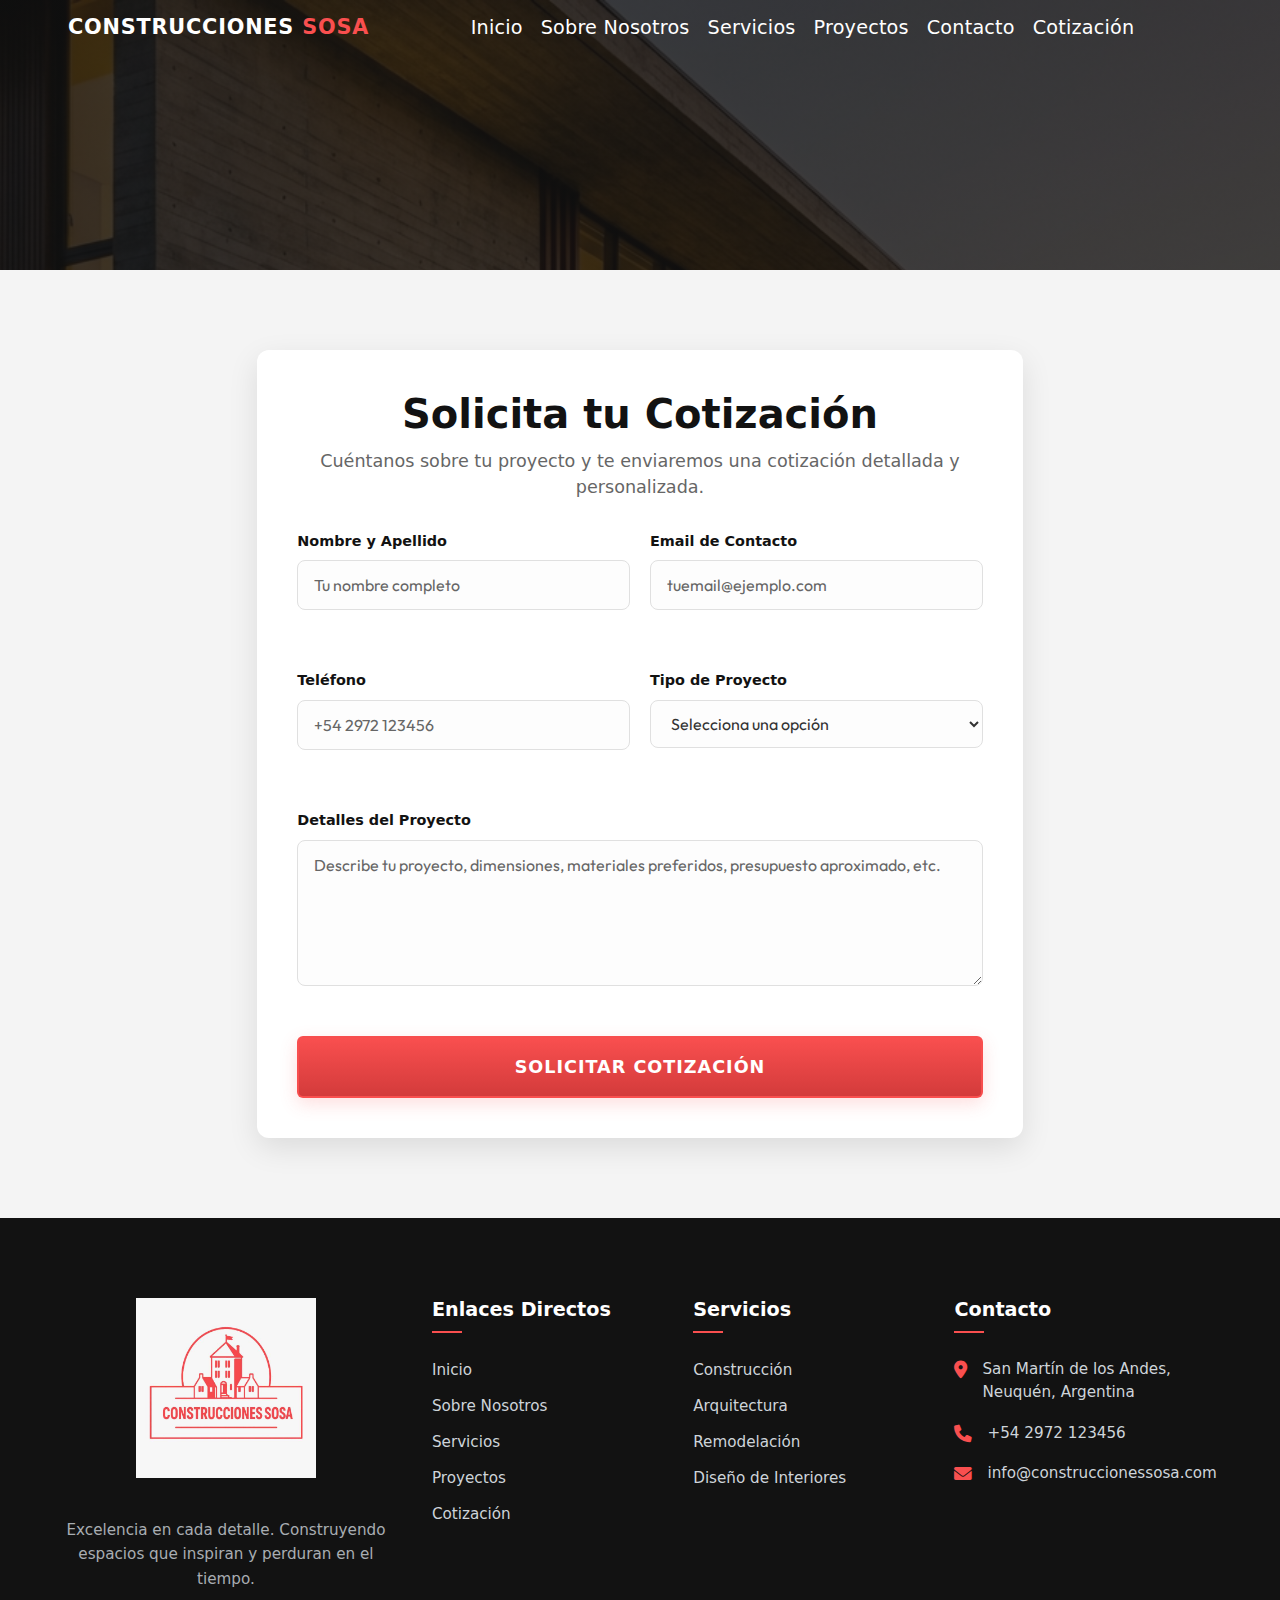
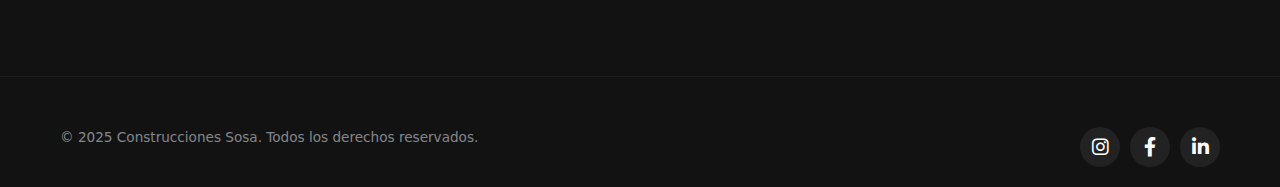
<file: pages/cotizacion.html>
<!DOCTYPE html>
<html lang="es">
<head>
    <meta charset="UTF-8">
    <meta name="viewport" content="width=device-width, initial-scale=1.0">
    <meta name="description" content="Solicita tu cotización - Construcciones Sosa.">
    <title>Cotización | Construcciones Sosa</title>
    <link rel="stylesheet" href="https://cdn.jsdelivr.net/npm/bootstrap@5.3.2/dist/css/bootstrap.min.css">
    <link rel="stylesheet" href="../css/style.css">
    <link rel="stylesheet" href="https://cdnjs.cloudflare.com/ajax/libs/font-awesome/6.0.0/css/all.min.css">
</head>
<body>
        <!-- Header / Navbar -->
        <header class="site-header">
            <nav class="navbar navbar-expand-lg navbar-dark">
                <div class="container">
                    <a class="navbar-brand" href="../index.html#home">
                        <span class="brand-text">CONSTRUCCIONES <span class="brand-sosa">SOSA</span></span>
                    </a>
                    <button class="navbar-toggler" type="button" data-bs-toggle="collapse" data-bs-target="#mainNav" aria-controls="mainNav" aria-expanded="false" aria-label="Abrir navegación">
                        <span class="navbar-toggler-icon"></span>
                    </button>

                    <div class="collapse navbar-collapse" id="mainNav">
                        <ul class="navbar-nav ms-auto mb-2 mb-lg-0 align-items-lg-center">
                            <li class="nav-item"><a class="nav-link" href="../index.html#home">Inicio</a></li>
                            <li class="nav-item"><a class="nav-link" href="about.html">Sobre Nosotros</a></li>
                            <li class="nav-item"><a class="nav-link" href="../index.html#services">Servicios</a></li>
                            <li class="nav-item"><a class="nav-link" href="all-projects.html">Proyectos</a></li>
                            <li class="nav-item"><a class="nav-link" href="contact.html">Contacto</a></li>
                            <li class="nav-item"><a class="nav-link" href="cotizacion.html">Cotización</a></li>
                        </ul>
                    </div>
                </div>
            </nav>
        </header>

    <section class="hero" style="height:30vh; padding-top:60px;">
        <h1>Cotización</h1>
        <p>Obtén una cotización personalizada para tu proyecto.</p>
    </section>

    <main class="section content-section">
        <div class="container">
            <div class="row justify-content-center">
                <div class="col-md-8">
                    <div class="quote-form-container">
                        <h2 class="quote-title">Solicita tu Cotización</h2>
                        <p class="quote-subtitle">Cuéntanos sobre tu proyecto y te enviaremos una cotización detallada y personalizada.</p>
                        <form id="quote-form" class="quote-form">
                            <div class="form-row">
                                <div class="form-group">
                                    <label for="q-name" class="form-label">Nombre y Apellido</label>
                                    <input id="q-name" name="name" type="text" class="form-control-custom" placeholder="Tu nombre completo" required>
                                </div>
                                <div class="form-group">
                                    <label for="q-email" class="form-label">Email de Contacto</label>
                                    <input id="q-email" name="email" type="email" class="form-control-custom" placeholder="tuemail@ejemplo.com" required>
                                </div>
                            </div>
                            <div class="form-row">
                                <div class="form-group">
                                    <label for="q-phone" class="form-label">Teléfono</label>
                                    <input id="q-phone" name="phone" type="tel" class="form-control-custom" placeholder="+54 2972 123456" required>
                                </div>
                                <div class="form-group">
                                    <label for="q-type" class="form-label">Tipo de Proyecto</label>
                                    <select id="q-type" name="type" class="form-control-custom" required>
                                        <option value="">Selecciona una opción</option>
                                        <option value="residencial">Construcción Residencial</option>
                                        <option value="comercial">Construcción Comercial</option>
                                        <option value="remodelacion">Remodelación</option>
                                        <option value="arquitectura">Diseño Arquitectónico</option>
                                        <option value="otro">Otro</option>
                                    </select>
                                </div>
                            </div>
                            <div class="form-group full-width">
                                <label for="q-details" class="form-label">Detalles del Proyecto</label>
                                <textarea id="q-details" name="details" rows="5" class="form-control-custom" placeholder="Describe tu proyecto, dimensiones, materiales preferidos, presupuesto aproximado, etc." required></textarea>
                            </div>
                            <div class="form-submit">
                                <button type="submit" class="btn-quote">Solicitar Cotización</button>
                            </div>
                        </form>
                    </div>
                </div>
            </div>
        </div>
    </main>


    <footer class="site-footer">
        <div class="container">
            <!-- Brand Column -->
            <div class="footer-column footer-brand">
                <a class="footer-logo-link" href="../index.html#home" style="margin-bottom: 20px; display: block;">
                    <img src="../assets/images/Logo.jpeg" alt="Construcciones Sosa Logo" class="footer-logo">
                </a>
                <p class="footer-slogan">Excelencia en cada detalle. Construyendo espacios que inspiran y perduran en el tiempo.</p>
            </div>

            <!-- Links Column -->
            <div class="footer-column">
                <h3>Enlaces Directos</h3>
                <ul class="footer-links-list">
                    <li><a href="../index.html#home">Inicio</a></li>
                    <li><a href="about.html">Sobre Nosotros</a></li>
                    <li><a href="../index.html#services">Servicios</a></li>
                    <li><a href="../index.html#projects">Proyectos</a></li>
                    <li><a href="cotizacion.html">Cotización</a></li>
                </ul>
            </div>

            <!-- Services Column -->
            <div class="footer-column">
                <h3>Servicios</h3>
                <ul class="footer-links-list">
                    <li><a href="../index.html#services">Construcción</a></li>
                    <li><a href="../index.html#services">Arquitectura</a></li>
                    <li><a href="../index.html#services">Remodelación</a></li>
                    <li><a href="../index.html#services">Diseño de Interiores</a></li>
                </ul>
            </div>

            <!-- Contact Column -->
            <div class="footer-column">
                <h3>Contacto</h3>
                <ul class="footer-contact-info">
                    <li>
                        <i class="fas fa-map-marker-alt"></i>
                        <span>San Martín de los Andes, <br>Neuquén, Argentina</span>
                    </li>
                    <li>
                        <i class="fas fa-phone"></i>
                        <span>+54 2972 123456</span>
                    </li>
                    <li>
                        <i class="fas fa-envelope"></i>
                        <span>info@construccionessosa.com</span>
                    </li>
                </ul>
            </div>
        </div>
        <div class="footer-bottom">
            <div class="container">
                <p>&copy; 2025 Construcciones Sosa. Todos los derechos reservados.</p>
                <div class="social-links">
                    <a href="#" class="social-link" aria-label="Instagram"><i class="fab fa-instagram"></i></a>
                    <a href="#" class="social-link" aria-label="Facebook"><i class="fab fa-facebook-f"></i></a>
                    <a href="#" class="social-link" aria-label="LinkedIn"><i class="fab fa-linkedin-in"></i></a>
                </div>
            </div>
        </div>
    </footer>
    <script src="https://cdn.jsdelivr.net/npm/bootstrap@5.3.2/dist/js/bootstrap.bundle.min.js"></script>
    <script src="../js/main.js"></script>
</body>
</html>
</file>
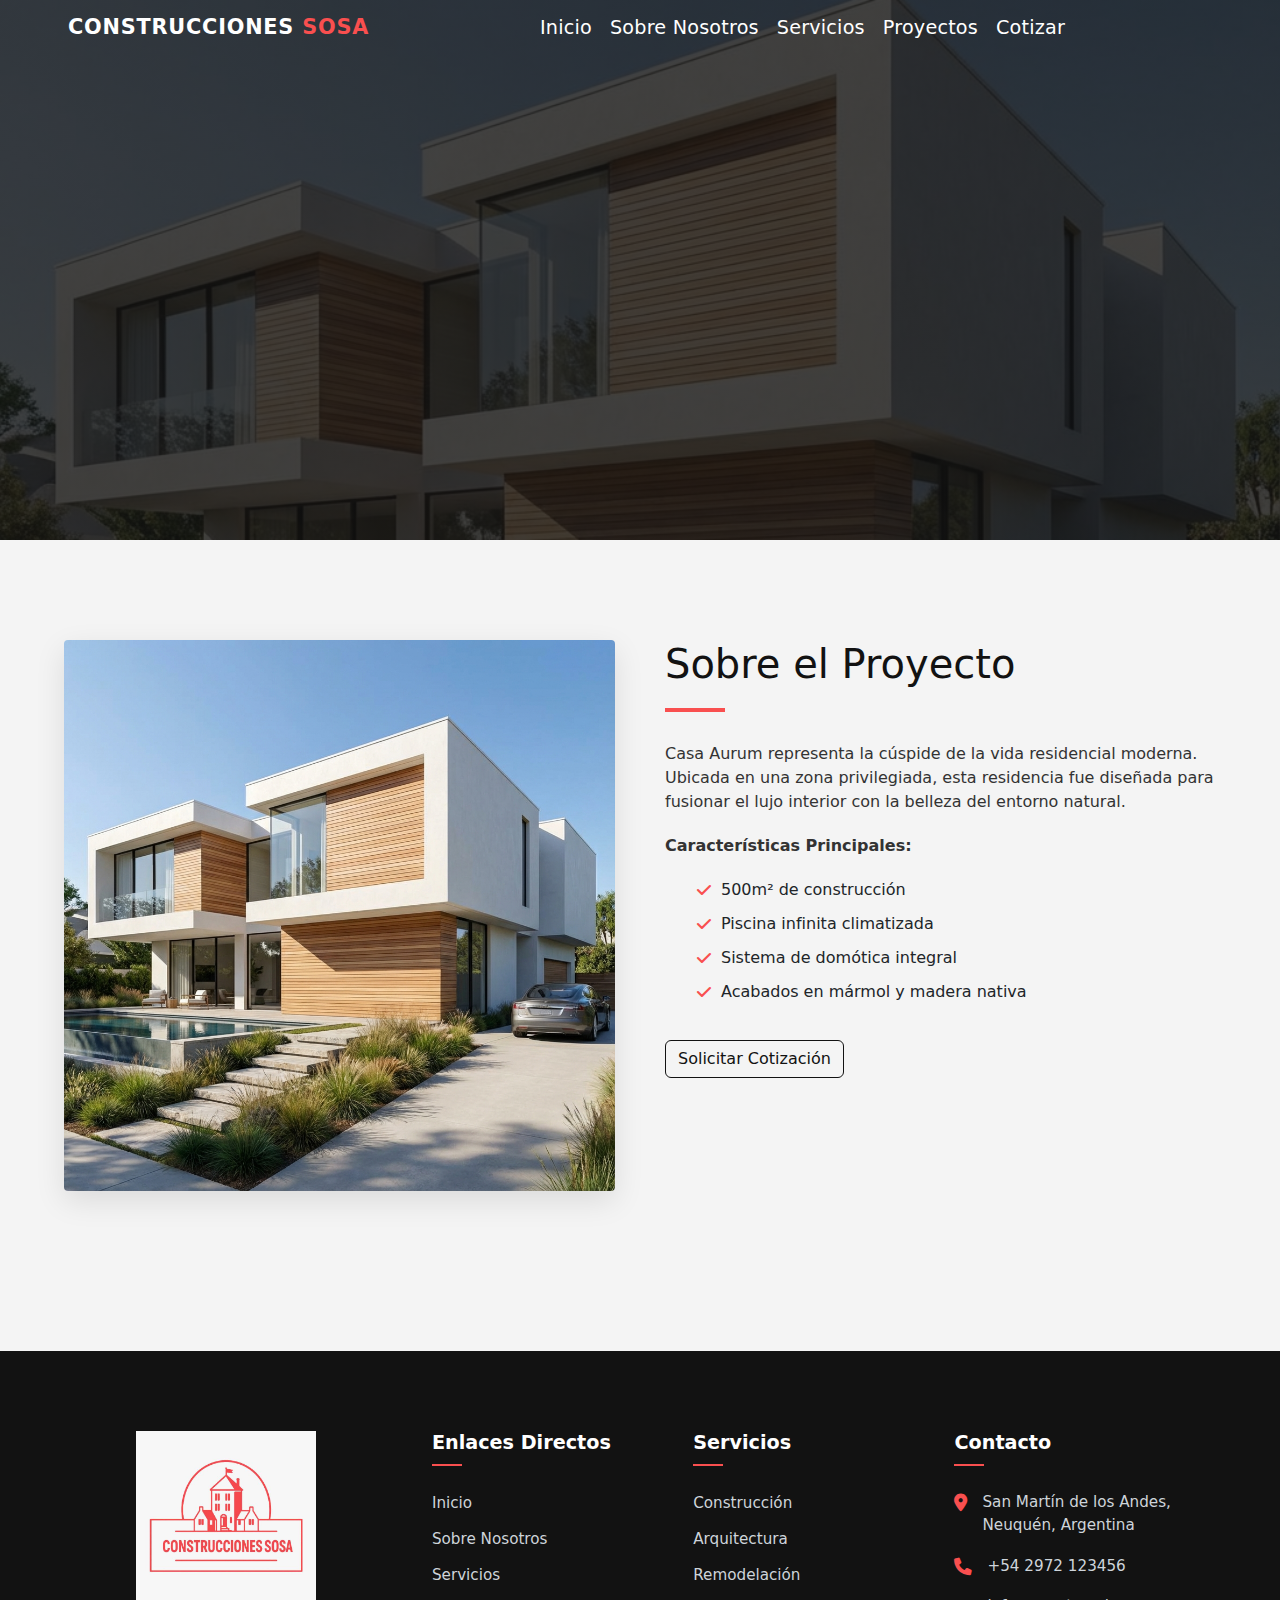
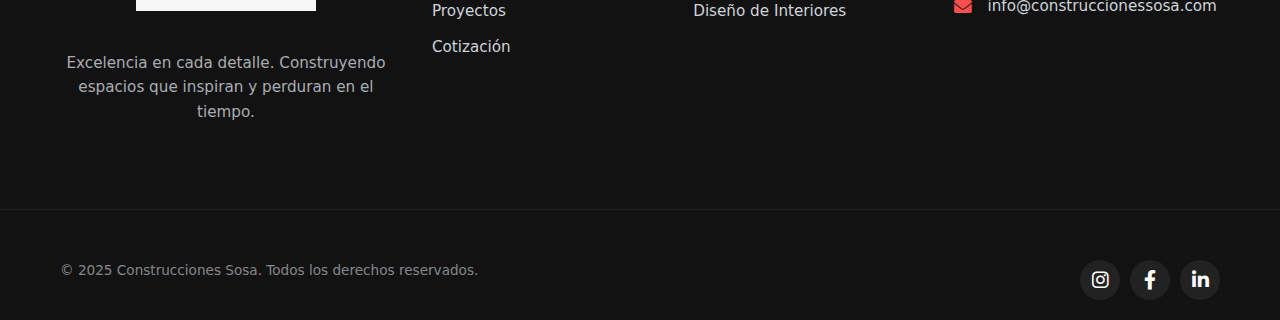
<file: pages/project-aurum.html>
<!DOCTYPE html>
<html lang="es">
<head>
    <meta charset="UTF-8">
    <meta name="viewport" content="width=device-width, initial-scale=1.0">
    <meta name="description" content="Casa Aurum - Proyecto residencial de lujo por Construcciones Sosa.">
    <title>Casa Aurum | Construcciones Sosa</title>
    <link rel="stylesheet" href="https://cdn.jsdelivr.net/npm/bootstrap@5.3.2/dist/css/bootstrap.min.css">
    <link rel="stylesheet" href="../css/style.css">
    <link rel="stylesheet" href="https://cdnjs.cloudflare.com/ajax/libs/font-awesome/6.0.0/css/all.min.css">
</head>
<body>
    <!-- Header / Navbar -->
        <header class="site-header">
            <nav class="navbar navbar-expand-lg navbar-dark">
                <div class="container">
                    <a class="navbar-brand" href="../index.html#home">
                        <span class="brand-text">CONSTRUCCIONES <span class="brand-sosa">SOSA</span></span>
                    </a>
                    <button class="navbar-toggler" type="button" data-bs-toggle="collapse" data-bs-target="#mainNav" aria-controls="mainNav" aria-expanded="false" aria-label="Abrir navegación">
                        <span class="navbar-toggler-icon"></span>
                    </button>

                    <div class="collapse navbar-collapse" id="mainNav">
                        <ul class="navbar-nav ms-auto mb-2 mb-lg-0 align-items-lg-center">
                            <li class="nav-item"><a class="nav-link" href="../index.html#home">Inicio</a></li>
                            <li class="nav-item"><a class="nav-link" href="about.html">Sobre Nosotros</a></li>
                            <li class="nav-item"><a class="nav-link" href="../index.html#services">Servicios</a></li>
                            <li class="nav-item"><a class="nav-link" href="all-projects.html">Proyectos</a></li>
                            <li class="nav-item"><a class="nav-link" href="contact.html">Cotizar</a></li>
                        </ul>
                    </div>
                </div>
            </nav>
        </header>
    <main class="page-content">
        <!-- Project Hero -->
        <section class="hero" style="height: 60vh; background-image: linear-gradient(var(--dark-overlay), var(--dark-overlay)), url('../assets/images/project1.png');">
            <div class="container">
                <div class="row justify-content-center">
                    <div class="col-md-8 text-center">
                        <h1>Casa Aurum</h1>
                        <p>Residencia de Lujo</p>
                    </div>
                </div>
            </div>
        </section>
        <!-- Project Details -->
        <section class="section">
            <div class="project-details">
                <div>
                    <img src="../assets/images/project1.png" alt="Casa Aurum" class="project-img">
                </div>
                <div>
                    <h2 class="project-title">Sobre el Proyecto</h2>
                    <div class="project-divider"></div>
                    <p class="project-desc">
                        Casa Aurum representa la cúspide de la vida residencial moderna. Ubicada en una zona privilegiada, esta residencia fue diseñada para fusionar el lujo interior con la belleza del entorno natural.
                    </p>
                    <p class="project-desc">
                        <strong>Características Principales:</strong>
                        <ul class="project-features">
                            <li><i class="fas fa-check"></i> 500m² de construcción</li>
                            <li><i class="fas fa-check"></i> Piscina infinita climatizada</li>
                            <li><i class="fas fa-check"></i> Sistema de domótica integral</li>
                            <li><i class="fas fa-check"></i> Acabados en mármol y madera nativa</li>
                        </ul>
                    </p>
                    <a href="contact.html" class="btn btn-outline-secondary btn-project">Solicitar Cotización</a>
                </div>
            </div>
        </section>
    </main>
    <!-- Mega Footer (Contact & Info) -->
    <footer class="site-footer">
        <div class="container">
            <!-- Brand Column -->
            <div class="footer-column footer-brand">
                <a class="footer-logo-link" href="../index.html#home" style="margin-bottom: 20px; display: block;">
                    <img src="../assets/images/Logo.jpeg" alt="Construcciones Sosa Logo" class="footer-logo">
                </a>
                <p class="footer-slogan">Excelencia en cada detalle. Construyendo espacios que inspiran y perduran en el tiempo.</p>
            </div>

            <!-- Links Column -->
            <div class="footer-column">
                <h3>Enlaces Directos</h3>
                <ul class="footer-links-list">
                    <li><a href="../index.html#home">Inicio</a></li>
                    <li><a href="about.html">Sobre Nosotros</a></li>
                    <li><a href="../index.html#services">Servicios</a></li>
                    <li><a href="all-projects.html">Proyectos</a></li>
                    <li><a href="contact.html">Cotización</a></li>
                </ul>
            </div>

            <!-- Services Column -->
            <div class="footer-column">
                <h3>Servicios</h3>
                <ul class="footer-links-list">
                    <li><a href="../index.html#services">Construcción</a></li>
                    <li><a href="../index.html#services">Arquitectura</a></li>
                    <li><a href="../index.html#services">Remodelación</a></li>
                    <li><a href="../index.html#services">Diseño de Interiores</a></li>
                </ul>
            </div>

            <!-- Contact Column -->
            <div class="footer-column">
                <h3>Contacto</h3>
                <ul class="footer-contact-info">
                    <li>
                        <i class="fas fa-map-marker-alt"></i>
                        <span>San Martín de los Andes, <br>Neuquén, Argentina</span>
                    </li>
                    <li>
                        <i class="fas fa-phone"></i>
                        <span>+54 2972 123456</span>
                    </li>
                    <li>
                        <i class="fas fa-envelope"></i>
                        <span>info@construccionessosa.com</span>
                    </li>
                </ul>
            </div>
        </div>
        <div class="footer-bottom">
            <div class="container">
                <p>&copy; 2025 Construcciones Sosa. Todos los derechos reservados.</p>
                <div class="social-links">
                    <a href="#" class="social-link" aria-label="Instagram"><i class="fab fa-instagram"></i></a>
                    <a href="#" class="social-link" aria-label="Facebook"><i class="fab fa-facebook-f"></i></a>
                    <a href="#" class="social-link" aria-label="LinkedIn"><i class="fab fa-linkedin-in"></i></a>
                </div>
            </div>
        </div>
    </footer>
    <script src="https://cdn.jsdelivr.net/npm/bootstrap@5.3.2/dist/js/bootstrap.bundle.min.js"></script>
    <script src="../js/main.js"></script>
</body>
</html>
</file>
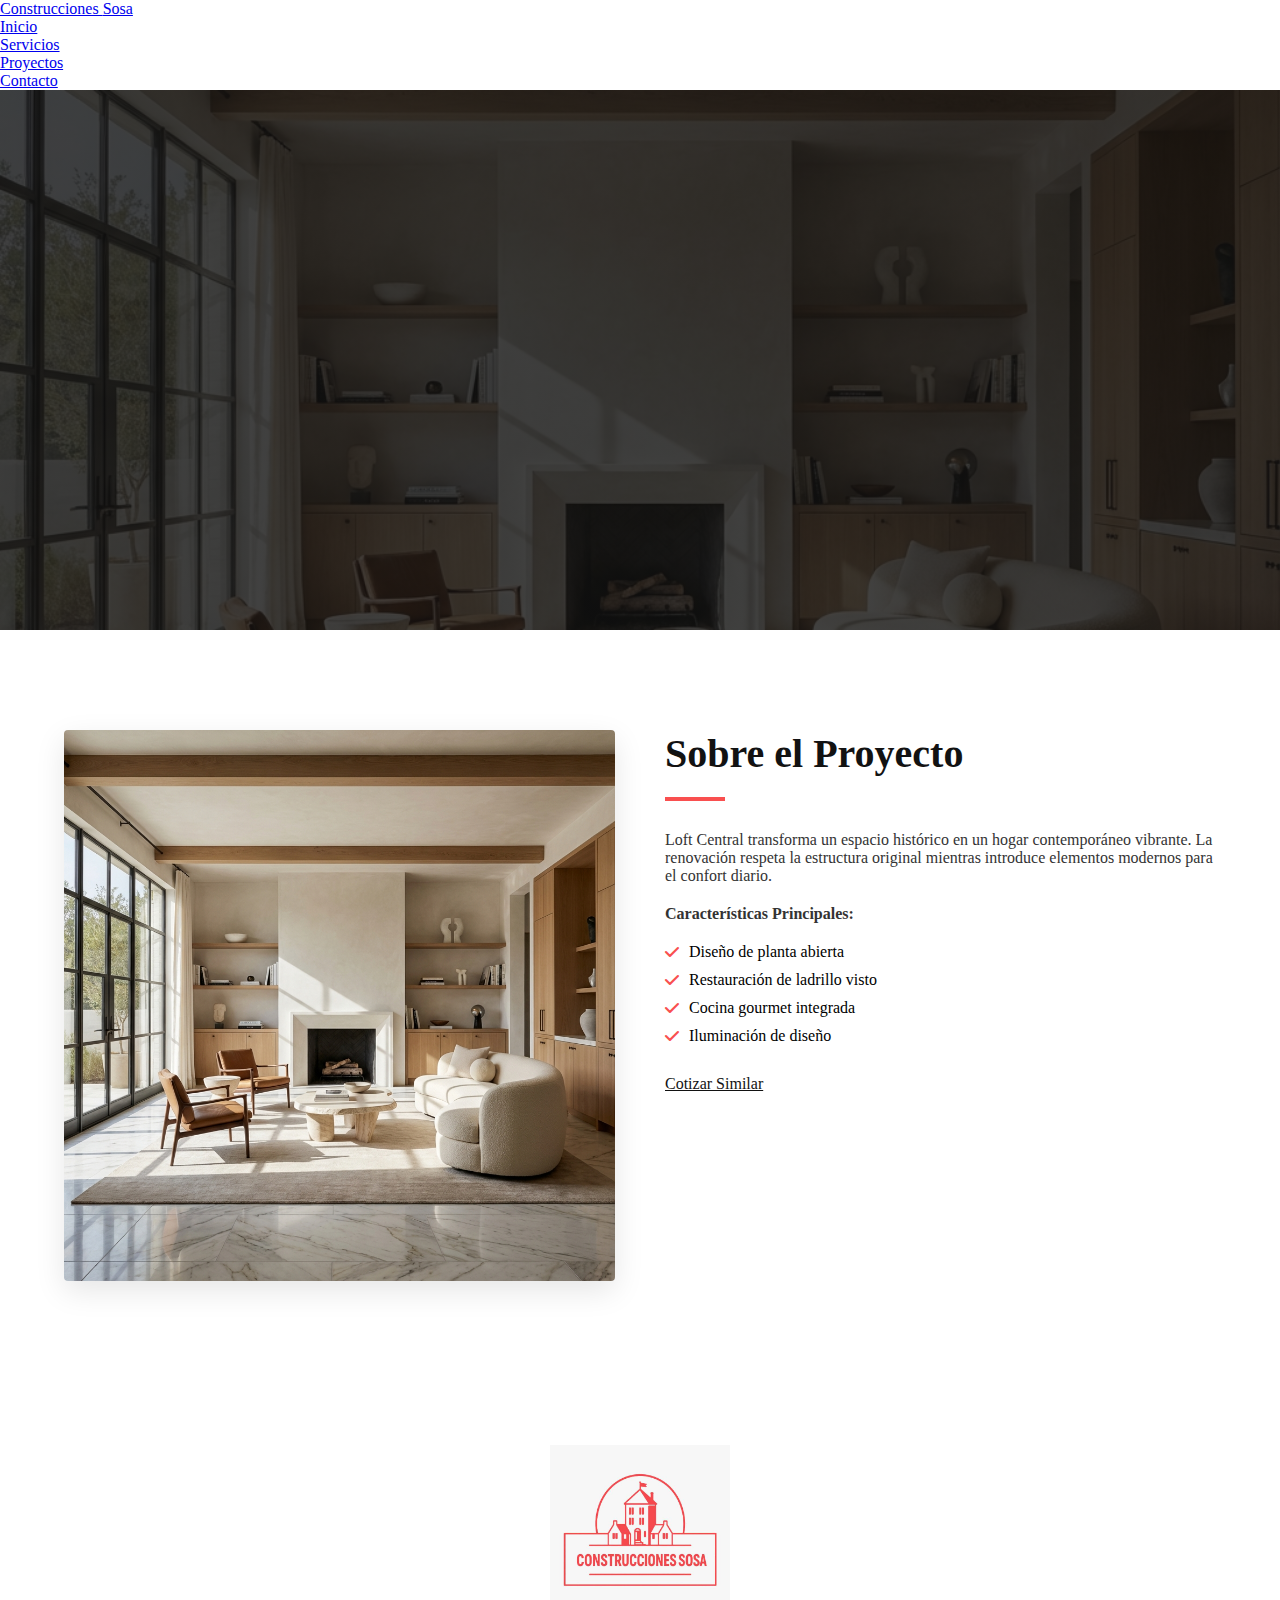
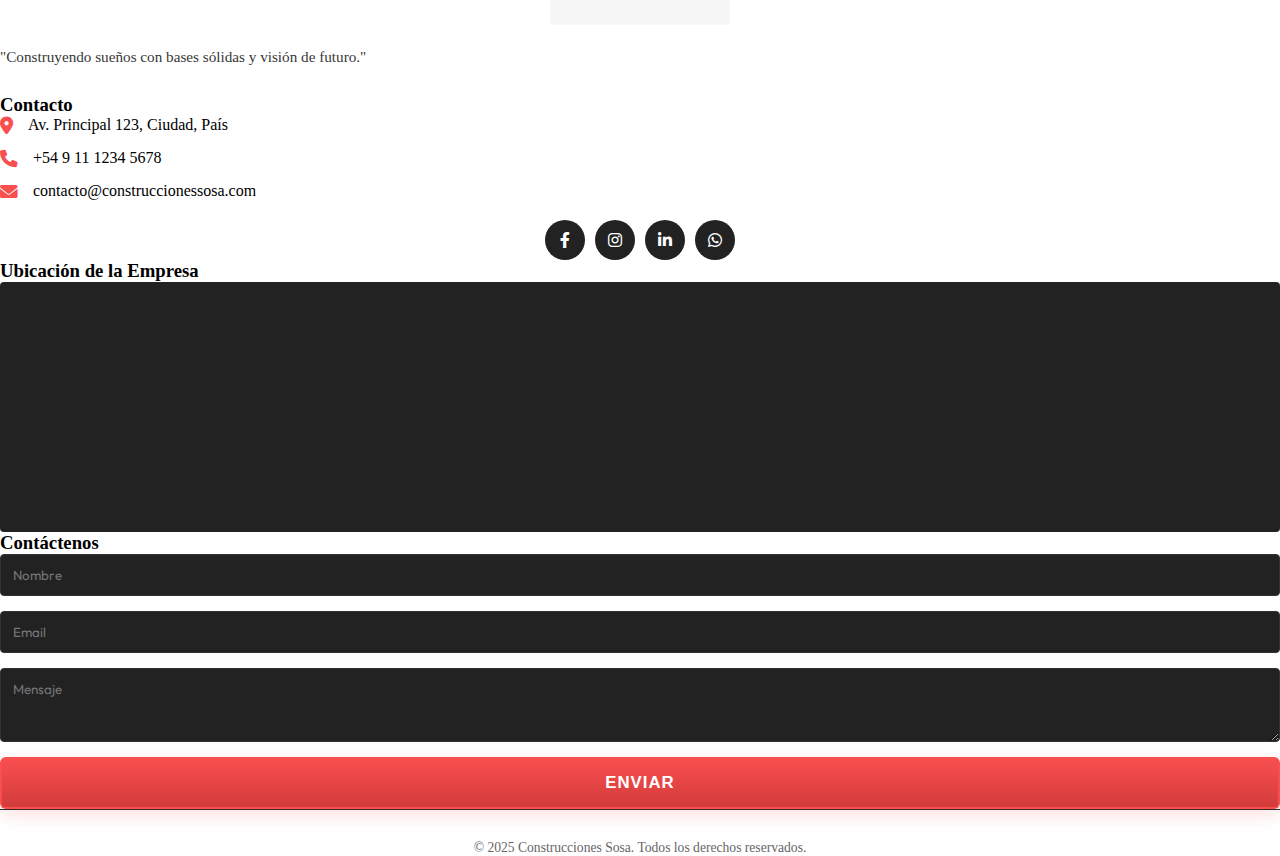
<file: pages/project-loft.html>
<!DOCTYPE html>
<html lang="es">
<head>
    <meta charset="UTF-8">
    <meta name="viewport" content="width=device-width, initial-scale=1.0">
    <meta name="description" content="Loft Central - Renovación interior moderna por Construcciones Sosa.">
    <title>Loft Central | Construcciones Sosa</title>
    <link rel="stylesheet" href="../css/style.css">
    <link rel="stylesheet" href="https://cdnjs.cloudflare.com/ajax/libs/font-awesome/6.0.0/css/all.min.css">
</head>
<body>
    <!-- Navigation -->
    <header>
        <nav>
            <a href="../index.html" class="logo">Construcciones <span>Sosa</span></a>
            <ul class="nav-links">
                <li><a href="../index.html">Inicio</a></li>
                <li><a href="../index.html#services">Servicios</a></li>
                <li><a href="../index.html#projects">Proyectos</a></li>
                <li><a href="#contact">Contacto</a></li>
            </ul>
            <div class="hamburger">
                <div class="bar"></div>
                <div class="bar"></div>
                <div class="bar"></div>
            </div>
        </nav>
    </header>
    <!-- Project Hero -->
    <section class="hero" style="height: 60vh; background-image: linear-gradient(var(--dark-overlay), var(--dark-overlay)), url('../assets/images/project3.png');">
        <h1>Loft Central</h1>
        <p>Renovación Interior</p>
    </section>
    <!-- Project Details -->
    <section class="section">
        <div class="project-details">
            <div>
                <img src="../assets/images/project3.png" alt="Loft Central" class="project-img">
            </div>
            <div>
                <h2 class="project-title">Sobre el Proyecto</h2>
                <div class="project-divider"></div>
                <p class="project-desc">
                    Loft Central transforma un espacio histórico en un hogar contemporáneo vibrante. La renovación respeta la estructura original mientras introduce elementos modernos para el confort diario.
                </p>
                <p class="project-desc">
                    <strong>Características Principales:</strong>
                    <ul class="project-features">
                        <li><i class="fas fa-check"></i> Diseño de planta abierta</li>
                        <li><i class="fas fa-check"></i> Restauración de ladrillo visto</li>
                        <li><i class="fas fa-check"></i> Cocina gourmet integrada</li>
                        <li><i class="fas fa-check"></i> Iluminación de diseño</li>
                    </ul>
                </p>
                <a href="../index.html#contact" class="btn btn-project">Cotizar Similar</a>
            </div>
        </div>
    </section>
    <!-- Mega Footer (Contact & Info) -->
    <footer id="contact">
        <div class="footer-container">
            <div class="footer-col">
                <img src="../assets/images/Logo.jpeg" alt="Construcciones Sosa Logo" class="footer-logo">
                <p class="footer-slogan">"Construyendo sueños con bases sólidas y visión de futuro."</p>
            </div>
            <div class="footer-col">
                <h3>Contacto</h3>
                <div class="contact-info-item">
                    <i class="fas fa-map-marker-alt"></i>
                    <span>Av. Principal 123, Ciudad, País</span>
                </div>
                <div class="contact-info-item">
                    <i class="fas fa-phone"></i>
                    <span>+54 9 11 1234 5678</span>
                </div>
                <div class="contact-info-item">
                    <i class="fas fa-envelope"></i>
                    <span>contacto@construccionessosa.com</span>
                </div>
                <div class="social-links">
                    <a href="#"><i class="fab fa-facebook-f"></i></a>
                    <a href="#"><i class="fab fa-instagram"></i></a>
                    <a href="#"><i class="fab fa-linkedin-in"></i></a>
                    <a href="#"><i class="fab fa-whatsapp"></i></a>
                </div>
            </div>
            <div class="footer-col">
                <h3>Ubicación de la Empresa</h3>
                <div class="footer-map">
                    <iframe src="https://www.google.com/maps/embed?pb=!1m18!1m12!1m3!1d48802.253980162044!2d-71.34082038409456!3d-40.13914565000997!2m3!1f0!2f0!3f0!3m2!1i1024!2i768!4f13.1!3m3!1m2!1s0x96110e743605d0c7%3A0x71c43ffb1c66bc3a!2sSan%20Mart%C3%ADn%20de%20los%20Andes%2C%20Neuqu%C3%A9n%2C%20Argentina!5e0!3m2!1ses!2scl!4v1766757194935!5m2!1ses!2scl" width="100%" height="250" style="border:0;" allowfullscreen="" loading="lazy" referrerpolicy="no-referrer-when-downgrade"></iframe>
                </div>
            </div>
            <div class="footer-col">
                <h3>Contáctenos</h3>
                <form class="footer-form">
                    <input type="text" placeholder="Nombre" required>
                    <input type="email" placeholder="Email" required>
                    <textarea rows="3" placeholder="Mensaje" required></textarea>
                    <button type="submit" class="btn-footer">Enviar</button>
                </form>
            </div>
        </div>
        <div class="copyright">
            <p>&copy; 2025 Construcciones Sosa. Todos los derechos reservados.</p>
        </div>
    </footer>
    <script src="../js/main.js"></script>
</body>
</html>
</file>
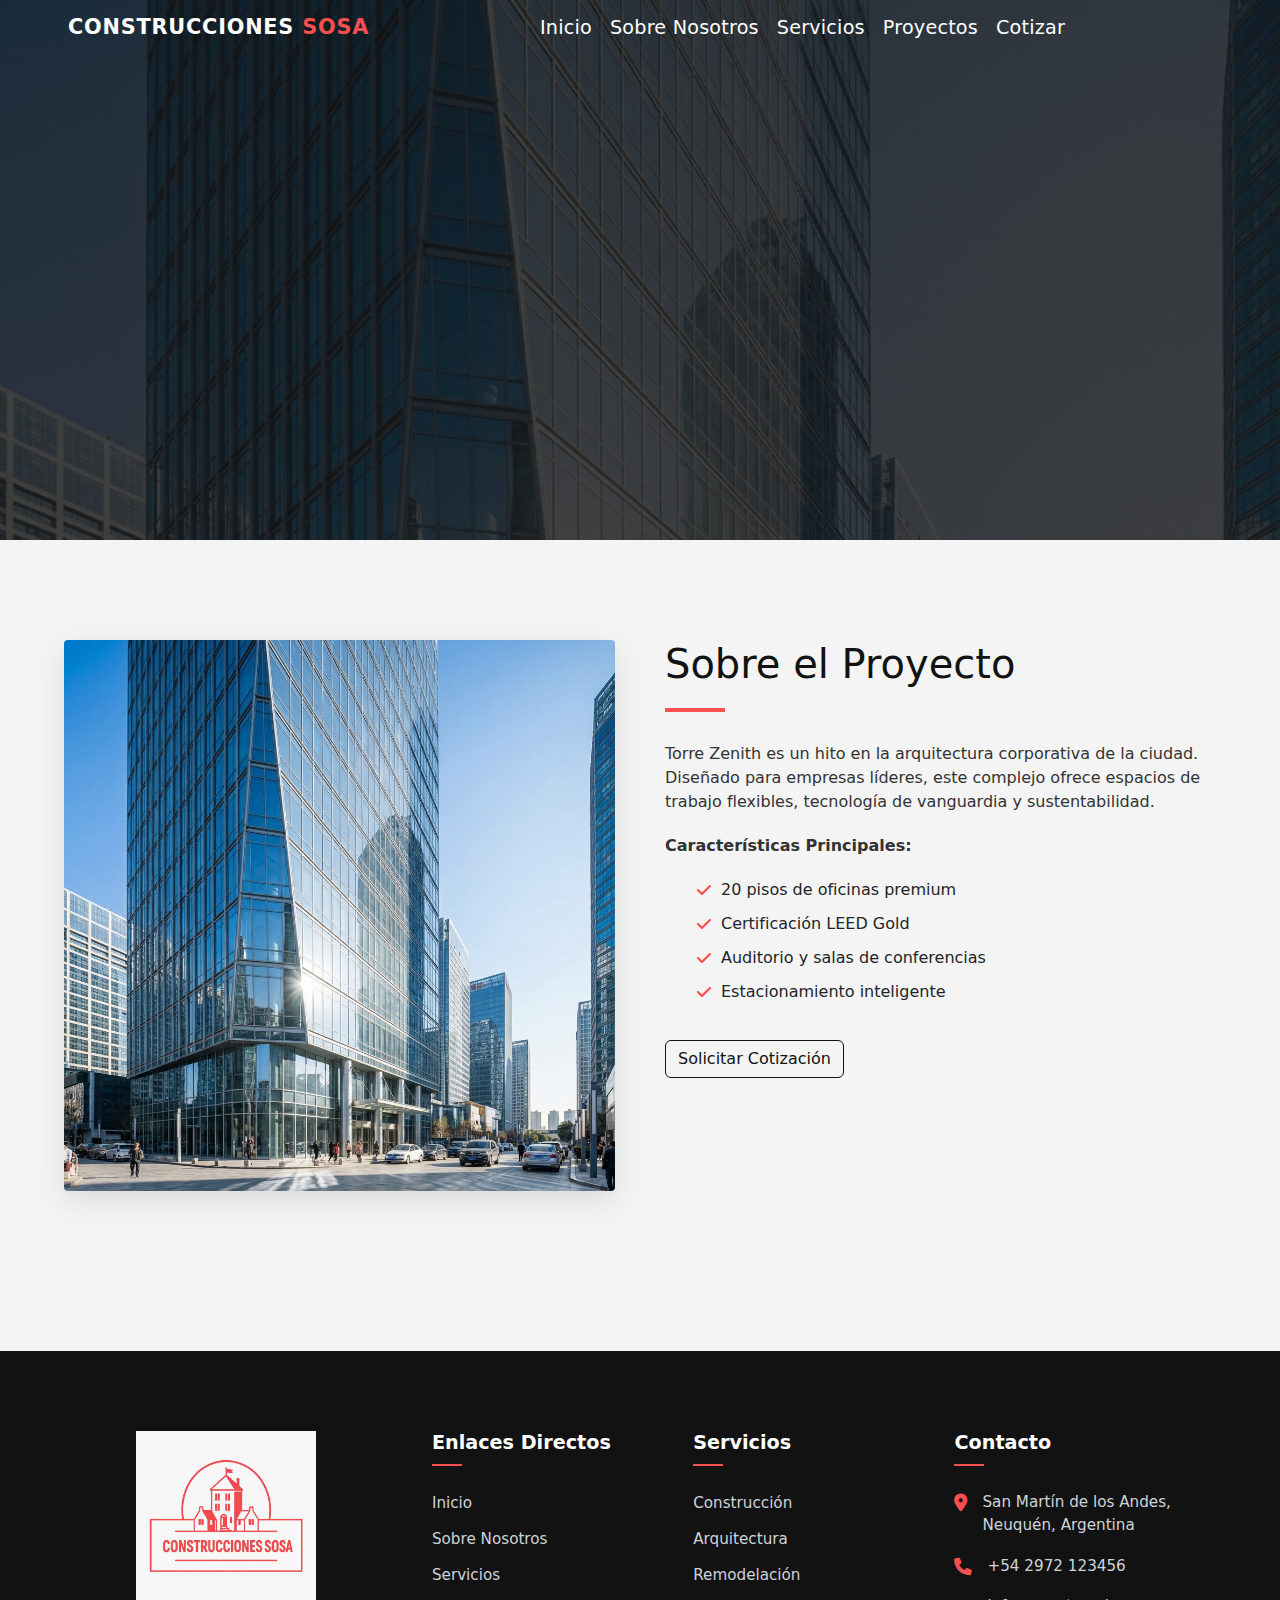
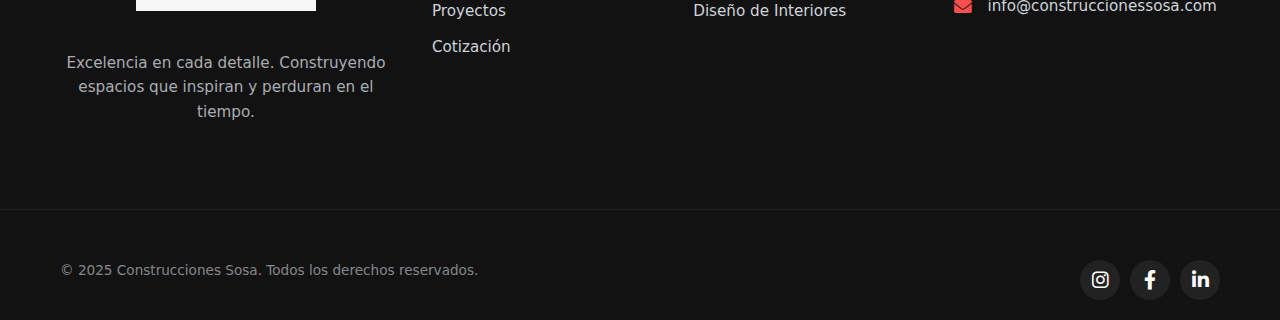
<file: pages/project-zenith.html>
<!DOCTYPE html>
<html lang="es">
<head>
    <meta charset="UTF-8">
    <meta name="viewport" content="width=device-width, initial-scale=1.0">
    <meta name="description" content="Torre Zenith - Complejo de oficinas moderno por Construcciones Sosa.">
    <title>Torre Zenith | Construcciones Sosa</title>
    <link rel="stylesheet" href="https://cdn.jsdelivr.net/npm/bootstrap@5.3.2/dist/css/bootstrap.min.css">
    <link rel="stylesheet" href="../css/style.css">
    <link rel="stylesheet" href="https://cdnjs.cloudflare.com/ajax/libs/font-awesome/6.0.0/css/all.min.css">
</head>
<body>
    <!-- Header / Navbar -->
        <header class="site-header">
            <nav class="navbar navbar-expand-lg navbar-dark">
                <div class="container">
                    <a class="navbar-brand" href="../index.html#home">
                        <span class="brand-text">CONSTRUCCIONES <span class="brand-sosa">SOSA</span></span>
                    </a>
                    <button class="navbar-toggler" type="button" data-bs-toggle="collapse" data-bs-target="#mainNav" aria-controls="mainNav" aria-expanded="false" aria-label="Abrir navegación">
                        <span class="navbar-toggler-icon"></span>
                    </button>

                    <div class="collapse navbar-collapse" id="mainNav">
                        <ul class="navbar-nav ms-auto mb-2 mb-lg-0 align-items-lg-center">
                            <li class="nav-item"><a class="nav-link" href="../index.html#home">Inicio</a></li>
                            <li class="nav-item"><a class="nav-link" href="about.html">Sobre Nosotros</a></li>
                            <li class="nav-item"><a class="nav-link" href="../index.html#services">Servicios</a></li>
                            <li class="nav-item"><a class="nav-link" href="all-projects.html">Proyectos</a></li>
                            <li class="nav-item"><a class="nav-link" href="contact.html">Cotizar</a></li>
                        </ul>
                    </div>
                </div>
            </nav>
        </header>
    <main class="page-content">
        <!-- Project Hero -->
        <section class="hero" style="height: 60vh; background-image: linear-gradient(var(--dark-overlay), var(--dark-overlay)), url('../assets/images/project2.png');">
            <div class="container">
                <div class="row justify-content-center">
                    <div class="col-md-8 text-center">
                        <h1>Torre Zenith</h1>
                        <p>Complejo de Oficinas</p>
                    </div>
                </div>
            </div>
        </section>
        <!-- Project Details -->
        <section class="section">
            <div class="project-details">
                <div>
                    <img src="../assets/images/project2.png" alt="Torre Zenith" class="project-img">
                </div>
                <div>
                    <h2 class="project-title">Sobre el Proyecto</h2>
                    <div class="project-divider"></div>
                    <p class="project-desc">
                        Torre Zenith es un hito en la arquitectura corporativa de la ciudad. Diseñado para empresas líderes, este complejo ofrece espacios de trabajo flexibles, tecnología de vanguardia y sustentabilidad.
                    </p>
                    <p class="project-desc">
                        <strong>Características Principales:</strong>
                        <ul class="project-features">
                            <li><i class="fas fa-check"></i> 20 pisos de oficinas premium</li>
                            <li><i class="fas fa-check"></i> Certificación LEED Gold</li>
                            <li><i class="fas fa-check"></i> Auditorio y salas de conferencias</li>
                            <li><i class="fas fa-check"></i> Estacionamiento inteligente</li>
                        </ul>
                    </p>
                    <a href="contact.html" class="btn btn-outline-secondary btn-project">Solicitar Cotización</a>
                </div>
            </div>
        </section>
    </main>
    <!-- Mega Footer (Contact & Info) -->
    <footer class="site-footer">
        <div class="container">
            <!-- Brand Column -->
            <div class="footer-column footer-brand">
                <a class="footer-logo-link" href="../index.html#home" style="margin-bottom: 20px; display: block;">
                    <img src="../assets/images/Logo.jpeg" alt="Construcciones Sosa Logo" class="footer-logo">
                </a>
                <p class="footer-slogan">Excelencia en cada detalle. Construyendo espacios que inspiran y perduran en el tiempo.</p>
            </div>

            <!-- Links Column -->
            <div class="footer-column">
                <h3>Enlaces Directos</h3>
                <ul class="footer-links-list">
                    <li><a href="../index.html#home">Inicio</a></li>
                    <li><a href="about.html">Sobre Nosotros</a></li>
                    <li><a href="../index.html#services">Servicios</a></li>
                    <li><a href="all-projects.html">Proyectos</a></li>
                    <li><a href="contact.html">Cotización</a></li>
                </ul>
            </div>

            <!-- Services Column -->
            <div class="footer-column">
                <h3>Servicios</h3>
                <ul class="footer-links-list">
                    <li><a href="../index.html#services">Construcción</a></li>
                    <li><a href="../index.html#services">Arquitectura</a></li>
                    <li><a href="../index.html#services">Remodelación</a></li>
                    <li><a href="../index.html#services">Diseño de Interiores</a></li>
                </ul>
            </div>

            <!-- Contact Column -->
            <div class="footer-column">
                <h3>Contacto</h3>
                <ul class="footer-contact-info">
                    <li>
                        <i class="fas fa-map-marker-alt"></i>
                        <span>San Martín de los Andes, <br>Neuquén, Argentina</span>
                    </li>
                    <li>
                        <i class="fas fa-phone"></i>
                        <span>+54 2972 123456</span>
                    </li>
                    <li>
                        <i class="fas fa-envelope"></i>
                        <span>info@construccionessosa.com</span>
                    </li>
                </ul>
            </div>
        </div>
        <div class="footer-bottom">
            <div class="container">
                <p>&copy; 2025 Construcciones Sosa. Todos los derechos reservados.</p>
                <div class="social-links">
                    <a href="#" class="social-link" aria-label="Instagram"><i class="fab fa-instagram"></i></a>
                    <a href="#" class="social-link" aria-label="Facebook"><i class="fab fa-facebook-f"></i></a>
                    <a href="#" class="social-link" aria-label="LinkedIn"><i class="fab fa-linkedin-in"></i></a>
                </div>
            </div>
        </div>
    </footer>
    <script src="https://cdn.jsdelivr.net/npm/bootstrap@5.3.2/dist/js/bootstrap.bundle.min.js"></script>
    <script src="../js/main.js"></script>
</body>
</html>
</file>
<file: css/style.css>
@import url("https://fonts.googleapis.com/css2?family=Outfit:wght@300;400;600;700&display=swap");

:root {
  /* Premium Architecture Palette - Red Variant */
  --primary-color: #f94f4f; /* Rojo Corporativo (Logo) */
  --secondary-color: #121212; /* Rich Black */
  --accent-color: #f4f4f4; /* Premium Light Grey */
  --text-color: #333333; /* Dark Grey Text */
  --subtitle-color: #666666; /* Medium Grey */
  --hover-accent: #ffeae8; /* Rojo Suave */

  --light-text: #ffffff;
  --dark-overlay: rgba(18, 18, 18, 0.8); /* Darker overlay */
  --transition-speed: 0.3s;
  --font-main: "Outfit", sans-serif;
}

* {
  margin: 0;
  padding: 0;
  box-sizing: border-box;
  scroll-behavior: smooth;
}

/* Header / Navbar styles */
.site-header {
  position: absolute;
  top: 0;
  left: 0;
  width: 100%;
  z-index: 1030;
  background: transparent;
  border-bottom: 1px solid transparent;
  transition: background 240ms ease, border-color 240ms ease,
    backdrop-filter 240ms ease;
}

/* When user scrolls, fix the header, give it a light background and subtle blur */
.site-header.scrolled {
  position: fixed;
  background: rgba(0, 0, 0, 0.85);
  backdrop-filter: blur(4px);
  border-bottom-color: rgba(255, 255, 255, 0.06);
}
.site-header .navbar {
  padding: 0.35rem 0;
}
.brand-text {
  color: #fff;
  font-weight: 700;
  margin-left: 8px;
  transition: color 200ms ease;
  text-transform: uppercase;
  letter-spacing: 0.6px;
  font-size: 1rem;
}
.brand-sosa {
  color: var(--primary-color);
}
.nav-link {
  color: #fff; /* Restaurar el color blanco */
  font-weight: 600;
  padding: 0.5rem 0.75rem;
  transition: color 200ms ease;
}
/* Ensure Bootstrap-specific selectors don't override our white links when header is over the hero */
.site-header .nav-link {
  color: #fff !important;
}
.nav-link:hover,
.nav-link.active {
  color: var(--primary-color); /* Restaurar el color destacado */
}
.navbar-toggler {
  border: 1px solid rgba(255, 255, 255, 0.15);
  transition: border-color 200ms ease;
}

/* Colors when header is scrolled (dark background) - keep text white */
.site-header.scrolled .brand-text,
.site-header.scrolled .nav-link {
  color: #fff !important;
}

.site-header.scrolled .navbar-toggler {
  border-color: rgba(255, 255, 255, 0.12);
}

.navbar-collapse {
  align-items: center;
}

/* Mobile: full-screen dark panel for expanded hamburger menu for better readability */

@media (max-width: 991px) {
  .site-header .navbar-collapse {
    /* slide-panel container (hidden by default via transform) */
    position: fixed;
    top: 0;
    right: 0;
    left: auto;
    width: 100vw;
    max-width: 100%;
    height: 100vh;
    background: rgba(0, 0, 0, 0.92);
    transform: translateX(100%);
    transition: transform 300ms ease;
    z-index: 1050;
    overflow-y: auto;
    display: flex;
    flex-direction: column;
    align-items: flex-start;
    justify-content: flex-start;
    padding-top: 80px; /* space for header */
    box-sizing: border-box;
  }
}

/* Unified scrolled state for all devices */
.site-header.scrolled {
  position: fixed;
  top: 0;
  left: 0;
  width: 100%;
  background: rgba(0, 0, 0, 0.95);
  backdrop-filter: blur(4px);
  border-bottom-color: rgba(255, 255, 255, 0.06);
  z-index: 1100;
}
.site-header.scrolled .brand-text,
.site-header.scrolled .nav-link {
  color: #fff !important;
}

.site-header .navbar-collapse.show {
  width: 100vw; /* ensure full viewport width when open */
  transform: translateX(0);
  padding-top: 0; /* center vertically without extra top padding */
  align-items: center; /* center horizontally */
  justify-content: center; /* center vertically */
}

.site-header .navbar-collapse .navbar-nav {
  width: 100%;
  padding: 0;
  display: flex;
  flex-direction: column;
  gap: 18px;
  align-items: center; /* center horizontally */
  justify-content: center; /* center vertically inside nav container */
}

.site-header .navbar-collapse .nav-link {
  color: #fff !important;
  font-size: 1.2rem;
  padding: 12px 24px;
  width: auto;
  text-align: center;
}

.site-header .navbar-collapse.show .nav-link:hover,
.site-header .navbar-collapse.show .nav-link:focus {
  background: rgba(255, 255, 255, 0.03);
}

/* Make sure brand remains visible on top-left when menu open */
.site-header .navbar-brand {
  z-index: 1060;
}

/* Unified header layout for all devices */
.site-header {
  position: absolute;
  background: transparent;
}

/* Mobile: keep the hamburger toggler fixed and above the fullscreen menu so it can always close it */
/* Responsive Header Layout */
@media (max-width: 991px) {
  .site-header .navbar-toggler {
    display: block;
    position: relative;
    z-index: 1090;
    background: rgba(255, 255, 255, 0.06);
    border-radius: 8px;
    padding: 8px;
    border-color: rgba(255, 255, 255, 0.12);
  }

  .site-header .navbar-brand {
    position: relative;
    z-index: 1090;
    background: transparent;
    padding: 4px 6px;
  }

  .site-header .navbar .container {
    display: flex !important;
    justify-content: space-between !important;
    align-items: center !important;
  }

  .navbar-dark .navbar-toggler-icon {
    filter: brightness(0) invert(1);
  }

  .site-header .navbar-collapse.show {
    width: 100vw;
    transform: translateX(0);
    padding-top: 0;
    align-items: center;
    justify-content: center;
  }

  .site-header .navbar-collapse .navbar-nav {
    width: 100%;
    padding: 0;
    display: flex;
    flex-direction: column;
    gap: 18px;
    align-items: center;
    justify-content: center;
  }

  .site-header .navbar-collapse .nav-link {
    color: #fff !important;
    font-size: 1.2rem;
    padding: 12px 24px;
    width: auto;
    text-align: center;
    text-transform: uppercase; /* Force uppercase for mobile */
  }

  .site-header .navbar-collapse.show .nav-link:hover,
  .site-header .navbar-collapse.show .nav-link:focus {
    background: rgba(255, 255, 255, 0.03);
  }
}

@media (min-width: 992px) {
  .site-header .navbar-toggler {
    display: none !important;
  }

  /* Restore normal desktop search/flow */
  .navbar-collapse {
    display: flex !important;
    flex-direction: row !important;
    margin-left: auto;
    width: auto !important;
    height: auto !important;
    position: relative !important;
    background: transparent !important;
    transform: none !important;
  }

  .navbar-nav {
    flex-direction: row !important;
    gap: 32px; /* Increased gap as per mockup */
    align-items: center;
  }

  .nav-link {
    font-size: 1rem;
    font-weight: 500;
    text-transform: none; /* Uses Title Case from HTML */
    letter-spacing: 0.2px;
    padding: 0.5rem 0 !important;
  }
}

/* Explicit Laptop styles for Hero section to match mockup */
@media (min-width: 992px) {
  .hero h1 {
    font-size: 5rem !important;
    font-weight: 800 !important;
    letter-spacing: -1.5px !important;
    margin-bottom: 25px !important;
  }

  .hero p {
    font-size: 1.4rem !important;
    max-width: 850px !important;
    font-weight: 400 !important;
  }

  .brand-text {
    font-weight: 800 !important;
    font-size: 1.3rem !important;
    letter-spacing: 0.8px !important;
  }
}

/* Navbar CSS removed (header, .navbar, .navbar-custom, toggler, and related rules)
   If you removed the navbar markup, you can also remove any remaining markup references.
*/

/* Removed residual navbar toggler, navbar-custom media rules, page offset and nav-logo styles.
   If you need to re-add logo sizing, add a dedicated `.brand-logo` rule.
*/

/* --- Hero Section --- */
.hero {
  height: 100vh;
  /* Removed background-attachment: fixed to prevent mobile zoom issues */
  background: linear-gradient(var(--dark-overlay), var(--dark-overlay)),
    url("../assets/images/hero.png");
  background-size: cover;
  background-position: center center;
  background-repeat: no-repeat;
  display: flex;
  flex-direction: column;
  justify-content: center;
  align-items: center;
  text-align: center;
  padding: 0 20px;
  color: var(--light-text);
}

/* Ensure inner container centers content vertically and constrains width for better alignment */
.hero .container {
  height: 100%;
  display: flex;
  align-items: center;
  justify-content: center;
  padding: 0 20px;
}

.hero .col-md-8 {
  padding: 0;
  max-width: 820px;
}

.hero h1,
.hero p {
  margin-left: auto;
  margin-right: auto;
  text-align: center;
}

/* Enable parallax only on larger screens where it works well */
@media (min-width: 1024px) {
  .hero {
    background-attachment: fixed;
  }
}

/* Logo display rules removed with navbar. */

.hero h1 {
  font-size: 4rem;
  font-weight: 700;
  margin-bottom: 20px;
  line-height: 1.1;
  opacity: 0;
  transform: translateY(30px);
  animation: fadeInUp 1s forwards 0.5s;
}

.hero p {
  font-size: 1.2rem;
  margin-bottom: 40px;
  max-width: 600px;
  opacity: 0;
  transform: translateY(30px);
  animation: fadeInUp 1s forwards 0.8s;
}

.btn-custom {
  padding: 15px 40px;
  border: 2px solid var(--primary-color);
  background: transparent;
  color: var(--light-text);
  font-size: 1rem;
  font-weight: 600;
  text-transform: uppercase;
  letter-spacing: 1px;
  cursor: pointer;
  transition: all var(--transition-speed);
  text-decoration: none;
  opacity: 0;
  transform: translateY(30px);
  animation: fadeInUp 1s forwards 1.1s;
}

.btn-custom:hover {
  background: var(--primary-color);
  color: var(--secondary-color);
}

/* Botón especial para 'Cotizar Proyecto' - mantiene rojo como base y mejora contraste */
.btn-quote {
  padding: 14px 36px;
  border: 2px solid rgba(249, 79, 79, 0.95);
  background: linear-gradient(180deg, var(--primary-color) 0%, #d33b3b 100%);
  color: var(--light-text);
  font-size: 1.05rem;
  font-weight: 700;
  text-transform: uppercase;
  letter-spacing: 1px;
  border-radius: 6px;
  box-shadow: 0 6px 18px rgba(249, 79, 79, 0.18);
  transition: transform 220ms ease, box-shadow 220ms ease, filter 220ms ease;
  text-decoration: none;
}

.btn-quote:hover,
.btn-quote:focus {
  /* Keep background, border and shadow intact; only change text color */
  color: rgba(245, 245, 245, 0.85); /* gris translúcido */
  background: linear-gradient(180deg, var(--primary-color) 0%, #d33b3b 100%);
  border-color: rgba(249, 79, 79, 0.95);
  box-shadow: 0 6px 18px rgba(249, 79, 79, 0.18);
  transition: color 180ms ease;
  text-decoration: none;
  outline: none;
}

.btn-quote:active {
  transform: translateY(0);
  box-shadow: 0 6px 16px rgba(18, 18, 18, 0.16);
}

/* If btn appears on light background (projects area) keep readable -- override when in .projects */
.projects .btn-quote {
  color: var(--light-text);
  border-color: rgba(249, 79, 79, 0.95);
}

/* --- Services Section --- */
.section {
  padding: 100px 5%;
}

.section-title {
  text-align: center;
  font-size: 2.5rem;
  font-weight: 700;
  margin-bottom: 60px;
  color: var(--secondary-color);
  position: relative; /* Kept for potential future absolute children, but removed centering hack */
}

.section-title::after {
  content: "";
  display: block;
  width: 60px;
  height: 4px;
  background: var(--primary-color);
  margin: 15px auto 0;
}

/* (reverted strong override) */

.services-grid {
  display: grid;
  grid-template-columns: repeat(auto-fit, minmax(280px, 1fr));
  gap: 24px;
}

.service-card {
  background: #fff;
  padding: 32px;
  border-radius: 8px;
  border: 1px solid rgba(0, 0, 0, 0.04);
  box-shadow: 0 8px 26px rgba(0, 0, 0, 0.04);
  transition: transform var(--transition-speed),
    box-shadow var(--transition-speed), color var(--transition-speed);
  text-align: center;
  cursor: default;
}

.service-card:hover {
  transform: translateY(-8px);
  box-shadow: 0 18px 40px rgba(0, 0, 0, 0.06);
}

/* Icon styles removed (icons deleted from HTML) */

.service-card h3 {
  margin-bottom: 12px;
  font-size: 1.25rem;
  color: var(--secondary-color);
}

.service-card p {
  color: var(--subtitle-color);
  font-size: 0.96rem;
}

.service-card:focus-within,
.service-card:focus {
  outline: 3px solid rgba(249, 79, 79, 0.12);
  outline-offset: 4px;
}

@media (max-width: 767px) {
  .service-card {
    padding: 20px;
  }
}

/* Icon hover interactions removed */

/* --- Projects Section --- */
.projects {
  background-color: var(--accent-color);
  color: var(--text-color);
}

.projects .section-title {
  color: var(--secondary-color);
}

.projects .btn-custom {
  color: var(--secondary-color);
  opacity: 1;
  transform: none;
  animation: none; /* Disable hero animation */
  /* Enhance border visibility if needed, but primary-color border is fine */
}

.projects-grid {
  display: grid;
  grid-template-columns: repeat(auto-fit, minmax(350px, 1fr));
  gap: 30px;
}

.project-card {
  position: relative;
  height: 300px;
  overflow: hidden;
  border-radius: 4px;
  cursor: pointer;
}

.project-card img {
  width: 100%;
  height: 100%;
  object-fit: cover;
  transition: transform 0.5s ease;
}

.project-overlay {
  position: absolute;
  top: 0;
  left: 0;
  width: 100%;
  height: 100%;
  background: rgba(0, 0, 0, 0.7);
  display: flex;
  flex-direction: column;
  justify-content: center;
  align-items: center;
  opacity: 0;
  transition: opacity var(--transition-speed);
}

/* Make overlay visible when project-card receives keyboard focus */
.project-card:focus .project-overlay,
.project-card:focus-within .project-overlay {
  opacity: 1;
}

.project-card:focus {
  outline: 3px solid rgba(249, 79, 79, 0.12);
  outline-offset: 4px;
}

.project-card:hover img {
  transform: scale(1.1);
}

.project-card:hover .project-overlay {
  opacity: 1;
}

.project-overlay h3 {
  color: var(--primary-color);
  font-size: 1.5rem;
  margin-bottom: 10px;
  transform: translateY(20px);
  transition: transform var(--transition-speed);
}

.project-overlay p {
  color: var(--light-text);
  transform: translateY(20px);
  transition: transform var(--transition-speed);
}

.project-card:hover h3,
.project-card:hover p {
  transform: translateY(0);
}

/* --- Projects Carousel --- */
.projects-carousel-container {
  position: relative;
  max-width: 1200px;
  margin: 0 auto;
  overflow: hidden;
  padding: 0 50px; /* Space for arrows */
}

@media (max-width: 767px) {
  .projects-carousel-container {
    padding: 0 16px;
  }
}

.carousel-track-container {
  overflow: hidden;
}

.carousel-track {
  display: flex;
  transition: transform var(--transition-speed) ease-in-out;
  gap: 30px;
}

.carousel-slide {
  min-width: 100%; /* For mobile default */
  flex: 0 0 100%;
}

@media (min-width: 768px) {
  .carousel-slide {
    min-width: calc(100% / 2 - 15px); /* 2 items */
    flex: 0 0 calc(100% / 2 - 15px);
  }
}

@media (min-width: 1024px) {
  .carousel-slide {
    min-width: calc(100% / 3 - 20px); /* 3 items */
    flex: 0 0 calc(100% / 3 - 20px);
  }
}

.carousel-btn {
  position: absolute;
  top: 50%;
  transform: translateY(-50%);
  width: 48px;
  height: 48px;
  display: flex;
  align-items: center;
  justify-content: center;
  background: rgba(255, 255, 255, 0.95);
  border-radius: 50%;
  border: none;
  font-size: 1.25rem;
  color: var(--secondary-color);
  cursor: pointer;
  z-index: 10;
  transition: background var(--transition-speed), transform 120ms ease,
    color var(--transition-speed);
  box-shadow: 0 6px 18px rgba(0, 0, 0, 0.08);
}

.carousel-btn:hover {
  background: var(--primary-color);
  color: var(--light-text);
  transform: translateY(-50%) scale(1.04);
}

.carousel-btn.prev {
  left: -56px; /* positioned outside the carousel container */
}

.carousel-btn.next {
  right: -56px; /* positioned outside the carousel container */
}

/* Only show arrows on desktop (>=992px) */
@media (max-width: 991px) {
  .carousel-btn {
    display: none;
  }
}

.center-btn-container {
  text-align: center;
  margin-top: 40px;
}

/* Dots for projects carousel */
.projects-dots {
  display: flex;
  gap: 10px;
  justify-content: center;
  margin-top: 18px;
}
.projects-dots button {
  width: 12px;
  height: 12px;
  border-radius: 50%;
  border: none;
  background: #ddd;
  cursor: pointer;
  padding: 0;
}
.projects-dots button.active {
  background: var(--primary-color);
  box-shadow: 0 2px 6px rgba(0, 0, 0, 0.08);
}

/* Visually hidden helper for aria-live region */
.visually-hidden {
  position: absolute !important;
  height: 1px;
  width: 1px;
  overflow: hidden;
  clip: rect(1px, 1px, 1px, 1px);
  white-space: nowrap;
}

/* Show dots only on tablet and mobile (<= 991px). Hide on desktop >= 992px */
@media (min-width: 992px) {
  .projects-dots {
    display: none !important;
  }
}

@media (max-width: 991px) {
  .projects-dots {
    display: flex !important;
  }
}

/* --- All Projects Page --- */
.all-projects-grid {
  display: grid;
  grid-template-columns: repeat(auto-fit, minmax(300px, 1fr));
  gap: 30px;
}


/* --- Site Footer --- */
.site-footer {
  background-color: var(--secondary-color);
  color: #ced4da;
  padding: 80px 0 20px;
  position: relative;
  overflow: hidden;
}

.site-footer .container {
  display: grid;
  grid-template-columns: 1.5fr 1fr 1fr 1.2fr;
  gap: 40px;
}

.footer-column h3 {
  color: var(--light-text);
  font-size: 1.2rem;
  font-weight: 700;
  margin-bottom: 25px;
  position: relative;
  padding-bottom: 12px;
}

.footer-column h3::after {
  content: "";
  position: absolute;
  left: 0;
  bottom: 0;
  width: 30px;
  height: 2px;
  background-color: var(--primary-color);
}

.footer-brand {
  display: flex;
  flex-direction: column;
  align-items: center;
  text-align: center;
}

.footer-brand .brand-text {
  font-size: 1.2rem;
  display: block;
  margin-bottom: 15px;
}

.footer-logo {
  max-width: 180px;
  height: auto;
  margin: 0 auto 20px auto;
  display: block;
}

.footer-slogan {
  font-size: 0.95rem;
  line-height: 1.6;
  margin-bottom: 25px;
  opacity: 0.8;
}

.social-links {
  display: flex;
  flex-direction: row !important;
  gap: 15px;
  justify-content: center;
}

.social-link {
  width: 38px;
  height: 38px;
  background: rgba(255, 255, 255, 0.05);
  display: flex;
  align-items: center;
  justify-content: center;
  border-radius: 50%;
  color: var(--light-text);
  transition: all 0.3s ease;
  text-decoration: none;
}

.social-link i {
  line-height: 1;
  margin: 0 !important;
}

.social-link:hover {
  background: var(--primary-color);
  color: var(--light-text);
  transform: translateY(-3px);
}

.footer-links-list {
  list-style: none;
  padding: 0;
  margin: 0;
}

.footer-links-list li {
  margin-bottom: 12px;
}

.footer-links-list a {
  color: #ced4da;
  text-decoration: none;
  transition: color 0.3s ease, padding-left 0.3s ease;
  font-size: 0.95rem;
}

.footer-links-list a:hover {
  color: var(--primary-color);
  padding-left: 5px;
}

.footer-contact-info {
  list-style: none;
  padding: 0;
}

.footer-contact-info li {
  display: flex;
  gap: 15px;
  margin-bottom: 18px;
  font-size: 0.95rem;
  line-height: 1.5;
}

.footer-contact-info i {
  color: var(--primary-color);
  font-size: 1.1rem;
  margin-top: 3px;
}

.footer-bottom {
  margin-top: 60px;
  padding-top: 30px;
  border-top: 1px solid rgba(255, 255, 255, 0.05);
}

.footer-bottom .container {
  display: flex;
  justify-content: space-between;
  align-items: center;
  gap: 20px;
}

.footer-bottom p {
  font-size: 0.85rem;
  margin-bottom: 0;
  opacity: 0.6;
}

/* Tablet Responsiveness (2x2 Grid) */
@media (max-width: 991px) {
  .site-footer .container {
    grid-template-columns: 1fr 1fr;
    gap: 50px 30px;
  }
}

/* Mobile Responsiveness (Stacked) */
@media (max-width: 576px) {
  .site-footer {
    padding: 60px 0 20px;
  }
  .site-footer .container {
    grid-template-columns: 1fr;
    gap: 40px;
    text-align: center;
  }
  
  .footer-column h3::after {
    left: 50%;
    transform: translateX(-50%);
  }
  
  .footer-bottom .container {
    flex-direction: column;
    text-align: center;
    gap: 25px;
  }

  .footer-bottom p {
    order: 2;
  }

  .social-links {
    order: 1;
    justify-content: center;
  }
  
  .footer-contact-info li {
    justify-content: center;
    text-align: left;
  }
}

/* Col 2: Info & Social */
.contact-info-item {
  display: flex;
  align-items: center;
  gap: 15px;
  margin-bottom: 15px;
}

.contact-info-item i {
  color: var(--primary-color);
  font-size: 1.1rem;
}

.social-links {
  margin-top: 25px;
  display: flex;
  gap: 15px;
}

.social-links a {
  display: flex;
  align-items: center;
  justify-content: center;
  width: 40px;
  height: 40px;
  background: #222;
  color: var(--light-text);
  border-radius: 50%;
  transition: var(--transition-speed);
  text-decoration: none;
}

.social-links a:hover {
  background: var(--primary-color);
  color: #000;
}

/* Col 3: Map */
.footer-map {
  border-radius: 4px;
  overflow: hidden;
  height: 250px;
  background: #222;
}

.footer-map iframe {
  width: 100%;
  height: 100%;
}

/* Col 4: Form */
.footer-form {
  display: flex;
  flex-direction: column;
  gap: 15px;
}

.footer-form input,
.footer-form textarea {
  width: 100%;
  padding: 12px;
  background: #222;
  border: 1px solid #333;
  color: var(--light-text);
  border-radius: 4px;
  font-family: var(--font-main);
  outline: none;
  transition: var(--transition-speed);
}

.footer-form input:focus,
.footer-form textarea:focus {
  border-color: var(--primary-color);
  background: #1a1a1a;
}

.btn-footer {
  padding: 12px;
  background: var(--primary-color);
  color: #111;
  border: none;
  font-weight: 700;
  text-transform: uppercase;
  cursor: pointer;
  transition: var(--transition-speed);
  border-radius: 4px;
}

.btn-footer:hover {
  background: #fff;
}

/* Footer-specific variant for .btn-quote to ensure contrast on dark footer */
/* Apply same visual style used by .btn-quote to .btn-footer in the footer area */
footer .btn-footer {
  padding: 14px 36px;
  border: 2px solid rgba(249, 79, 79, 0.95);
  background: linear-gradient(180deg, var(--primary-color) 0%, #d33b3b 100%);
  color: var(--light-text);
  font-size: 1.05rem;
  font-weight: 700;
  text-transform: uppercase;
  letter-spacing: 1px;
  border-radius: 6px;
  box-shadow: 0 6px 18px rgba(249, 79, 79, 0.18);
  transition: transform 220ms ease, box-shadow 220ms ease, filter 220ms ease;
  text-decoration: none;
}

footer .btn-footer:hover,
footer .btn-footer:focus {
  /* Override Bootstrap .btn-primary hover — keep footer button background and border unchanged */
  color: rgba(245, 245, 245, 0.85); /* gris translúcido */
  background: linear-gradient(180deg, var(--primary-color) 0%, #d33b3b 100%);
  border-color: rgba(249, 79, 79, 0.95);
  box-shadow: 0 6px 18px rgba(249, 79, 79, 0.18);
  transition: color 180ms ease;
  transform: none;
}

/* Copyright */
.copyright {
  text-align: center;
  padding-top: 30px;
  border-top: 1px solid #222;
}

.copyright p {
  font-size: 0.85rem;
  color: #666;
}

/* --- Animations --- */
@keyframes fadeInUp {
  to {
    opacity: 1;
    transform: translateY(0);
  }
}

/* Navbar removed: reset content offset */
main.page-content {
  padding-top: 0;
  background-color: var(--accent-color);
}
@media (min-width: 1200px) {
  main.page-content {
    padding-top: 0;
  }
}
@media (max-width: 576px) {
  main.page-content {
    padding-top: 0;
  }
}
.reveal {
  opacity: 0;
  transform: translateY(30px);
  transition: all 0.8s ease-out;
}

.reveal.active {
  opacity: 1;
  transform: translateY(0);
}

/* Utility to disable body scroll when mobile menu is open */
.no-scroll {
  overflow: hidden !important;
  height: 100% !important;
}

/* Final override: force scrolled header background on all viewports to avoid specificity conflicts */
.site-header.scrolled {
  background: rgba(0, 0, 0, 0.95) !important;
  position: fixed !important;
  top: 0 !important;
  left: 0 !important;
  width: 100% !important;
  z-index: 9999 !important;
  -webkit-backdrop-filter: blur(4px) !important;
  backdrop-filter: blur(4px) !important;
}
.site-header.scrolled .brand-text,
.site-header.scrolled .nav-link,
.site-header.scrolled .navbar-toggler {
  color: #fff !important;
}

/* --- Project Details Page --- */
.project-details {
  display: grid;
  grid-template-columns: repeat(auto-fit, minmax(300px, 1fr));
  gap: 50px;
  margin-bottom: 60px;
  align-items: start;
}

.project-img {
  width: 100%;
  border-radius: 4px;
  box-shadow: 0 10px 30px rgba(0, 0, 0, 0.1);
}

.project-title {
  color: var(--secondary-color);
  font-size: 2.5rem;
  margin-bottom: 20px;
}

.project-divider {
  width: 60px;
  height: 4px;
  background: var(--primary-color);
  margin-bottom: 30px;
}

.project-desc {
  margin-bottom: 20px;
  color: var(--text-color);
}

.project-features {
  list-style: none;
  margin-top: 10px;
}

.project-features li {
  margin-bottom: 10px;
  display: flex;
  align-items: center;
}

.project-features i {
  color: var(--primary-color);
  margin-right: 10px;
}

.btn-project {
  margin-top: 20px;
  display: inline-block;
  color: var(--secondary-color);
  border-color: var(--secondary-color);
}

.btn-project:hover {
  background: var(--secondary-color);
  color: var(--accent-color);
}

/* --- Mobile & Tablet Responsive --- */
@media (max-width: 1024px) {
  /* Adjust hero size for small screens */
  .hero h1 {
    font-size: 2.5rem;
  }

  .section {
    padding: 60px 5%;
  }

  /* Logo display rules removed with navbar. */
}

/* --- About / Team Styles --- */
.about-history,
.about-mv,
.about-team {
  margin-bottom: 18px;
}
.about-history p {
  color: var(--text-color);
  margin-bottom: 12px;
}
.about-mv {
  display: grid;
  grid-template-columns: repeat(auto-fit, minmax(240px, 1fr));
  gap: 20px;
}
.about-mv h2 {
  margin-bottom: 10px;
  color: var(--secondary-color);
}
.about-team .team-grid {
  display: grid;
  grid-template-columns: repeat(auto-fit, minmax(200px, 1fr));
  gap: 20px;
  margin-top: 20px;
}
.team-member {
  background: #fff;
  padding: 20px;
  border-radius: 6px;
  box-shadow: 0 10px 20px rgba(0, 0, 0, 0.05);
  text-align: center;
}
.team-member h4 {
  margin-top: 10px;
  color: var(--secondary-color);
}
.team-member p {
  color: var(--subtitle-color);
  margin-top: 6px;
}
.team-avatar {
  width: 84px;
  height: 84px;
  border-radius: 50%;
  background: var(--primary-color);
  color: #fff;
  display: flex;
  align-items: center;
  justify-content: center;
  font-weight: 700;
  font-size: 1.1rem;
  margin: 0 auto;
}

/* Container utility used on about page */
.container {
  max-width: 1200px;
  margin: 0 auto;
  padding: 0 20px;
}

@media (max-width: 767px) {
  .counters .container,
  .about-counters-section .container {
    flex-wrap: wrap;
    justify-content: center;
  }
  .counters .container .counter,
  .about-counters-section .container .counter {
    flex: 0 0 100%; /* Full width on smallest smartphones */
    min-width: unset;
    margin-bottom: 24px;
  }
}

/* Tablet: 2x2 layout */
@media (min-width: 576px) and (max-width: 991px) {
  .counters .container,
  .about-counters-section .container {
    flex-wrap: wrap;
    justify-content: center;
  }
  .counters .container .counter,
  .about-counters-section .container .counter {
    flex: 0 0 45%; /* Two per row on tablets/large phones */
    min-width: 140px;
    margin-bottom: 24px;
  }
}

/* --- Counters (stats) --- */
.counters,
.about-counters-section {
  display: block;
  padding: 40px 5% 20px;
  background: transparent;
  margin-bottom: 10px;
}
.counters .container,
.about-counters-section .container {
  display: flex;
  gap: 20px;
  justify-content: center;
  align-items: flex-start;
}
.counter {
  text-align: center;
  min-width: 160px;
}
.counter .number {
  font-size: 2.2rem;
  font-weight: 800;
  color: var(--primary-color);
}
.counter .label {
  margin-top: 8px;
  color: var(--secondary-color);
  font-weight: 600;
}

/* --- Testimonials carousel --- */
.testimonials,
.about-testimonials-section {
  padding: 40px 5%;
  background: transparent; /* Use container/main background */
}

.bg-grey {
  background-color: var(--accent-color);
}
.testimonial-carousel {
  max-width: 1100px;
  margin: 0 auto;
  position: relative;
  overflow: hidden;
}
.testimonial-track {
  display: flex;
  transition: transform 0.5s ease-in-out;
  gap: 20px;
}
.testimonial-slide {
  min-width: 100%;
  box-sizing: border-box;
  background: var(--light-text);
  padding: 28px;
  border-radius: 8px;
  border: 1px solid rgba(0, 0, 0, 0.04);
}
.testimonial-quote {
  font-style: italic;
  color: var(--secondary-color);
  margin-bottom: 12px;
}
.testimonial-author {
  font-weight: 700;
  color: var(--secondary-color);
}

/* Controls shown on all devices: centered row with square rounded buttons and separator */
.testimonial-controls {
  position: static;
  transform: none;
  display: flex;
  gap: 12px;
  justify-content: center;
  align-items: center;
  margin-top: 14px;
  pointer-events: auto;
  z-index: 30;
}

.testimonial-controls button {
  width: 40px;
  height: 40px;
  border-radius: 10px;
  border: 1px solid rgba(0, 0, 0, 0.08);
  background: #fff;
  display: inline-flex;
  align-items: center;
  justify-content: center;
  font-size: 20px;
  line-height: 1;
  color: var(--primary-color);
  cursor: pointer;
  box-shadow: 0 6px 18px rgba(0, 0, 0, 0.08);
}

.testimonial-controls button:hover {
  background: var(--primary-color);
  color: var(--light-text);
}

.testimonial-controls button:focus {
  outline: 3px solid rgba(13, 110, 253, 0.12);
  outline-offset: 2px;
}

.testimonial-sep {
  width: 32px;
  height: 2px;
  background: rgba(0, 0, 0, 0.06);
  border-radius: 2px;
  display: inline-block;
}

/* Hide dots indicators since arrows replace them on all devices */
.testimonial-dots {
  display: none !important;
}

/* Allow two-up layout on larger tablets/desktops */
@media (min-width: 768px) {
  .testimonial-slide {
    min-width: calc(100% / 2 - 10px);
  }
}

/* Estilos unificados para computadoras (Desktop >= 992px) */
@media (min-width: 992px) {
  /* Header default state on desktop: transparent to let hero image reach the top */
  .site-header {
    background: transparent !important;
    border-bottom-color: transparent !important;
  }
  .site-header .brand-text,
  .site-header .nav-link {
    color: #fff !important;
  }
  .site-header .navbar-toggler {
    border-color: rgba(255, 255, 255, 0.2) !important;
  }
  .navbar-dark .navbar-toggler-icon {
    filter: brightness(0) invert(1) !important; /* ensure white icon on transparent header */
  }

  /* Scrolled state overrides (using the global .scrolled rules largely, but adding specific desktop tweaks if needed) */
  .site-header.scrolled {
    background: rgba(0, 0, 0, 0.9) !important;
    border-bottom-color: rgba(255, 255, 255, 0.08) !important;
  }
}

/* Quote Form Styles */
.quote-form-container {
  background: var(--light-text);
  padding: 40px;
  border-radius: 12px;
  box-shadow: 0 10px 30px rgba(0, 0, 0, 0.1);
  max-width: 800px;
  margin: 0 auto;
}

.quote-title {
  font-size: 2.5rem;
  font-weight: 700;
  color: var(--secondary-color);
  text-align: center;
  margin-bottom: 10px;
}

.quote-subtitle {
  font-size: 1.1rem;
  color: var(--subtitle-color);
  text-align: center;
  margin-bottom: 30px;
}

.quote-form {
  display: flex;
  flex-direction: column;
  gap: 20px;
}

.form-row {
  display: flex;
  gap: 20px;
}

.form-group {
  flex: 1;
  display: flex;
  flex-direction: column;
}

.form-group.full-width {
  flex: none;
}

.form-label {
  font-weight: 600;
  color: var(--text-color);
  margin-bottom: 8px;
  font-size: 0.95rem;
}

.form-control-custom {
  padding: 12px 16px;
  border: 2px solid #e0e0e0;
  border-radius: 8px;
  font-size: 1rem;
  transition: border-color 0.3s ease, box-shadow 0.3s ease;
  background: var(--light-text);
  color: var(--text-color);
}

.form-control-custom:focus {
  outline: none;
  border-color: var(--primary-color);
  box-shadow: 0 0 0 3px rgba(249, 79, 79, 0.1);
}

.form-control-custom::placeholder {
  color: var(--subtitle-color);
}

.form-submit {
  text-align: center;
  margin-top: 20px;
}

.btn-quote {
  padding: 14px 36px;
  border: 2px solid rgba(249, 79, 79, 0.95);
  background: linear-gradient(180deg, var(--primary-color) 0%, #d33b3b 100%);
  color: var(--light-text);
  font-size: 1.05rem;
  font-weight: 700;
  text-transform: uppercase;
  letter-spacing: 1px;
  border-radius: 6px;
  box-shadow: 0 6px 18px rgba(249, 79, 79, 0.18);
  transition: transform 220ms ease, box-shadow 220ms ease, filter 220ms ease;
  text-decoration: none;
  cursor: pointer;
}

.btn-quote:hover,
.btn-quote:focus {
  color: rgba(245, 245, 245, 0.85);
  background: linear-gradient(180deg, var(--primary-color) 0%, #d33b3b 100%);
  border-color: rgba(249, 79, 79, 0.95);
  box-shadow: 0 6px 18px rgba(249, 79, 79, 0.18);
  transition: color 180ms ease;
  text-decoration: none;
  outline: none;
}

.btn-quote:active {
  transform: translateY(0);
  box-shadow: 0 6px 16px rgba(18, 18, 18, 0.16);
}

/* Responsive adjustments */
@media (max-width: 768px) {
  .form-row {
    flex-direction: column;
    gap: 15px;
  }

  .quote-form-container {
    padding: 30px 20px;
  }

  .quote-title {
    font-size: 2rem;
  }
}

/* Contact Page Styles */
.horarios-list {
  list-style: none;
  padding: 0;
  margin: 10px 0;
}

.horarios-list li {
  margin-bottom: 5px;
  color: var(--text-color);
}

.social-links {
  display: flex;
  flex-direction: column;
  gap: 10px;
  margin-top: 20px;
}

.social-link {
  display: flex;
  align-items: center;
  color: var(--primary-color);
  text-decoration: none;
  font-weight: 600;
  transition: color 0.3s ease;
}

.social-link:hover {
  color: #d33b3b;
}

.social-link i {
  margin-right: 10px;
  font-size: 1.2rem;
}

.contact-form-container {
  background: var(--light-text);
  padding: 40px;
  border-radius: 12px;
  box-shadow: 0 10px 30px rgba(0, 0, 0, 0.1);
  text-align: center;
}

.contact-form-container h2 {
  font-size: 2rem;
  font-weight: 700;
  color: var(--secondary-color);
  margin-bottom: 10px;
}

.contact-form-container p {
  color: var(--subtitle-color);
  margin-bottom: 30px;
}

.contact-form {
  display: flex;
  flex-direction: column;
  gap: 20px;
  text-align: left;
}

@media (max-width: 768px) {
  .contact-form-container {
    padding: 30px 20px;
  }

  .contact-form-container h2 {
    font-size: 1.8rem;
  }
}

/* Contact Info Styles */
.contact-info {
  margin-bottom: 30px;
}

.contact-item {
  display: flex;
  align-items: flex-start;
  margin-bottom: 20px;
  color: var(--text-color);
}

.contact-item i {
  color: var(--primary-color);
  font-size: 1.5rem;
  margin-right: 15px;
  margin-top: 5px;
}

.contact-item strong {
  display: block;
  margin-bottom: 5px;
}

.horarios-list li {
  display: flex;
  align-items: center;
  margin-bottom: 8px;
}

.horarios-list li i {
  color: var(--primary-color);
  margin-right: 10px;
  width: 20px;
}

/* Testimonials Styles */
.testimonials-grid {
  display: grid;
  grid-template-columns: repeat(auto-fit, minmax(300px, 1fr));
  gap: 20px;
  margin-top: 30px;
}

.testimonial-card {
  background: var(--light-text);
  padding: 20px;
  border-radius: 8px;
  box-shadow: 0 5px 15px rgba(0, 0, 0, 0.1);
  text-align: center;
}

.testimonial-card p {
  font-style: italic;
  color: var(--text-color);
  margin-bottom: 10px;
}

.testimonial-card cite {
  color: var(--subtitle-color);
  font-weight: 600;
}

@media (max-width: 768px) {
  .testimonials-grid {
    grid-template-columns: 1fr;
  }
}

/* Improved Contact Layout */
.map-container {
  border-radius: 8px;
  overflow: hidden;
  box-shadow: 0 5px 15px rgba(0, 0, 0, 0.1);
}

.social-section {
  background: var(--secondary-color);
  color: var(--light-text);
  padding: 60px 0;
}

.social-section h2 {
  color: var(--light-text);
  margin-bottom: 10px;
}

.social-section p {
  color: rgba(255, 255, 255, 0.8);
  margin-bottom: 40px;
}

.social-links-grid {
  display: grid;
  grid-template-columns: repeat(auto-fit, minmax(200px, 1fr));
  gap: 20px;
  max-width: 800px;
  margin: 0 auto;
}

.social-link-card {
  display: flex;
  flex-direction: column;
  align-items: center;
  padding: 20px;
  background: rgba(255, 255, 255, 0.1);
  border-radius: 8px;
  text-decoration: none;
  color: var(--light-text);
  transition: background 0.3s ease, transform 0.3s ease;
}

.social-link-card:hover {
  background: rgba(249, 79, 79, 0.2);
  transform: translateY(-5px);
}

.social-link-card i {
  font-size: 2rem;
  margin-bottom: 10px;
  color: var(--primary-color);
}

.social-link-card span {
  font-weight: 600;
}

.testimonials-section {
  background: var(--accent-color);
  padding: 60px 0;
}

.testimonials-section h2 {
  color: var(--secondary-color);
  margin-bottom: 40px;
}

@media (max-width: 768px) {
  .social-links-grid {
    grid-template-columns: repeat(2, 1fr);
  }

  .social-section {
    padding: 40px 0;
  }

  .testimonials-section {
    padding: 40px 0;
  }
}

/* --- Contact Page Enhancements --- */

.section.content-section {
  background-color: var(--accent-color);
  padding: 80px 0;
}

/* Glassmorphism Cards */
.glass-card {
  background: rgba(255, 255, 255, 0.7);
  backdrop-filter: blur(10px);
  -webkit-backdrop-filter: blur(10px);
  border: 1px solid rgba(255, 255, 255, 0.4);
  border-radius: 12px;
  padding: 30px;
  margin-bottom: 25px;
  box-shadow: 0 8px 32px rgba(0, 0, 0, 0.05);
  transition: transform 0.3s ease, box-shadow 0.3s ease;
  display: flex;
  align-items: flex-start;
  gap: 20px;
}

.glass-card:hover {
  transform: translateY(-5px);
  box-shadow: 0 12px 40px rgba(0, 0, 0, 0.08);
}

.glass-card i {
  font-size: 1.5rem;
  color: var(--primary-color);
  background: var(--hover-accent);
  width: 50px;
  height: 50px;
  display: flex;
  align-items: center;
  justify-content: center;
  border-radius: 10px;
  flex-shrink: 0;
}

.glass-card h4 {
  font-size: 1.1rem;
  font-weight: 700;
  margin-bottom: 5px;
  color: var(--secondary-color);
}

.glass-card p {
  margin-bottom: 0;
  color: var(--text-color);
  line-height: 1.5;
}

/* Contact Form Premium */
.contact-form-container {
  background: #ffffff;
  padding: 40px;
  border-radius: 16px;
  box-shadow: 0 10px 40px rgba(0, 0, 0, 0.04);
  border: 1px solid rgba(0, 0, 0, 0.05);
}

.contact-form-container h2 {
  font-size: 2rem;
  font-weight: 700;
  margin-bottom: 10px;
  color: var(--secondary-color);
}

.form-label {
  display: block;
  text-align: left;
  font-weight: 600;
  font-size: 0.9rem;
  margin-bottom: 8px;
  color: var(--secondary-color);
}

.form-control-custom {
  width: 100%;
  padding: 12px 16px;
  background: #fdfdfd;
  border: 1px solid #e0e0e0;
  border-radius: 8px;
  font-family: var(--font-main);
  transition: border-color 0.3s ease, box-shadow 0.3s ease;
}

.form-control-custom:focus {
  outline: none;
  border-color: var(--primary-color);
  box-shadow: 0 0 0 4px rgba(249, 79, 79, 0.1);
  background: #ffffff;
}

.form-row {
  display: grid;
  grid-template-columns: 1fr 1fr;
  gap: 20px;
  margin-bottom: 20px;
}

.form-group {
  margin-bottom: 20px;
}

.form-submit {
  margin-top: 10px;
}

.form-submit .btn-quote {
  width: 100%;
  padding: 16px;
  font-size: 1.1rem;
}

/* Map Styling */
.map-wrapper {
  margin-top: 40px;
  border-radius: 12px;
  overflow: hidden;
  box-shadow: 0 10px 30px rgba(0, 0, 0, 0.08);
  border: 1px solid rgba(255, 255, 255, 0.1);
}

/* Responsive adjustments */
@media (max-width: 768px) {
  .form-row {
    grid-template-columns: 1fr;
  }

  .contact-form-container {
    padding: 30px 20px;
    margin-top: 40px;
  }
}
</file>
